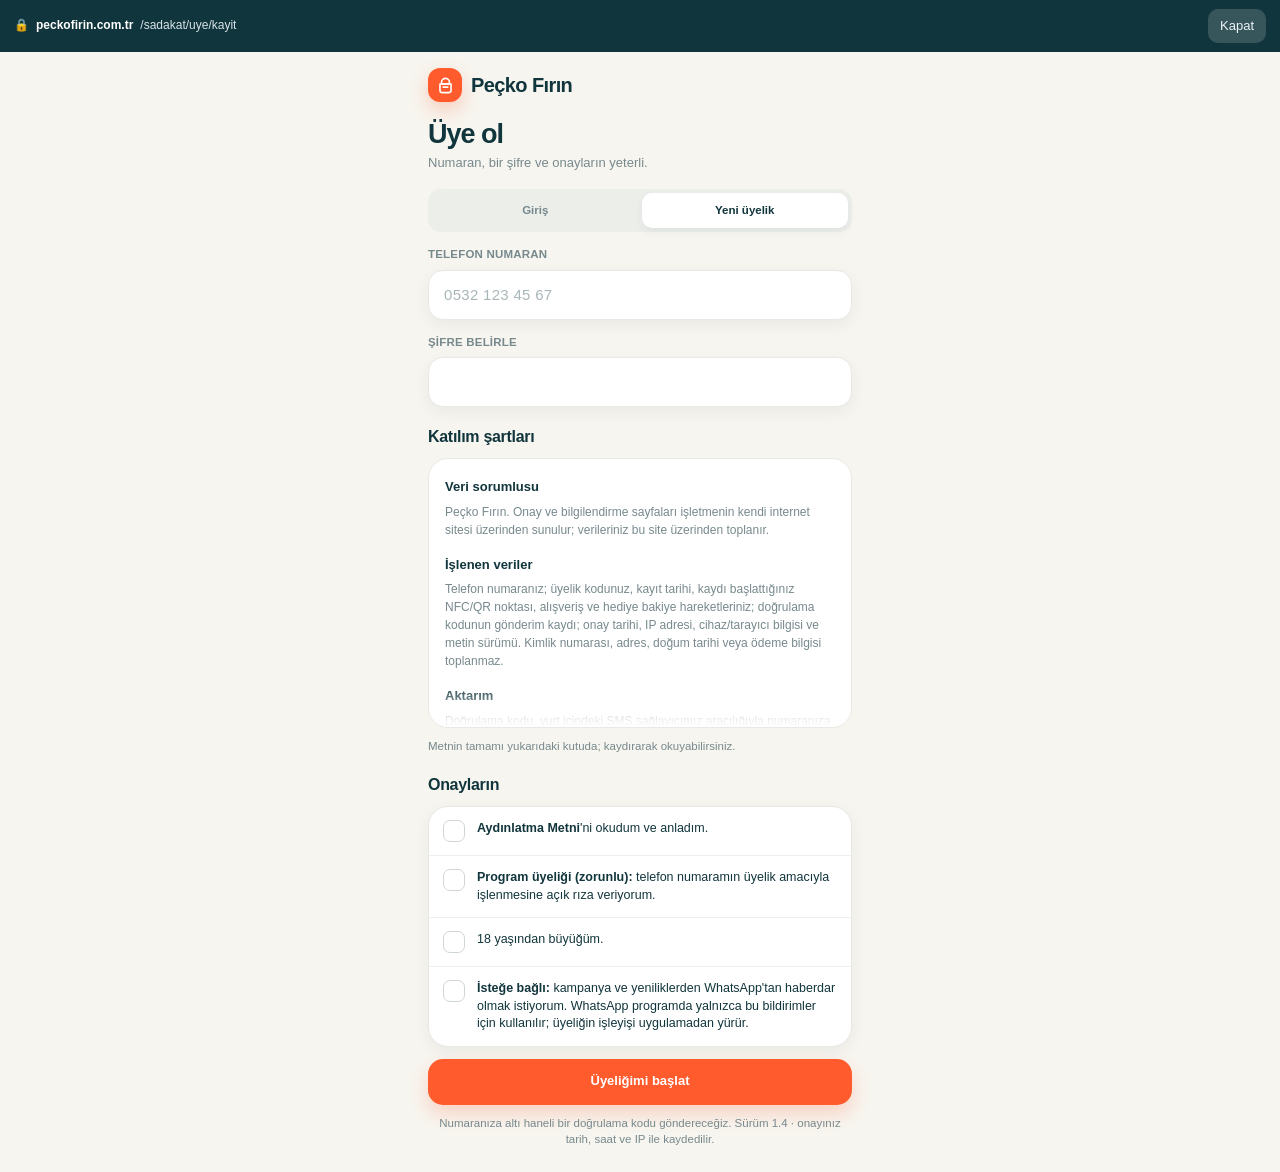
<file: index.html>
<!doctype html>
<html lang="tr">
<head>
<meta charset="utf-8">
<meta name="viewport" content="width=device-width, initial-scale=1, viewport-fit=cover">
<meta name="robots" content="noindex, nofollow">
<meta name="theme-color" content="#11353C">
<link rel="icon" href="simge.svg" type="image/svg+xml">
<title>Peçko Fırın · Sadakat</title>
<link rel="stylesheet" href="uygulama.css">
<link rel="stylesheet" href="giris.css">
</head>
<body class="acilis">
<!-- NFC etiketi bu adresi açar. Betik hemen doğru ekrana gönderir; aşağıdaki
     kart yalnızca betik çalışmazsa görünür, o yüzden elle bir düğmesi var. -->
<main class="acilis-kart">
  <span class="acilis-im" aria-hidden="true"><img src="simge.svg" alt="" width="46" height="46"></span>
  <h1>Peçko Fırın</h1>
  <p>Sadakat programı açılıyor…</p>
  <span class="acilis-donuyor" aria-hidden="true"></span>
  <a class="dugme birincil genis" id="git" href="onay/">Devam et</a>
  <p class="acilis-kucuk">Gerçek kurulumda kasadaki NFC etiketi bu sayfayı açar.
    Bu bir akış provasıdır; gerçek kayıt oluşmaz, SMS gönderilmez.</p>
</main>
<script src="ortak.js"></script>
<script>
(function () {
  // v2: etiket ara ekran açmaz. İlk kez gelen kayıt akışına, oturumu açık
  // olan doğrudan kartına düşer; tanıtımı bitirmemiş olan tanıtıma.
  var P = window.PECKO;
  var q = new URLSearchParams(location.search);
  var token = (q.get('nokta') || 'KASA1').toUpperCase().replace(/[^A-Z0-9-]/g, '').slice(0, 20) || 'KASA1';
  var s = P.load();
  s.token = token;
  P.save(s);
  var hedef = (s.status === 'active' && s.code && s.oturum !== false)
    ? (s.onboarded ? 'puan/' : 'tanitim/')
    : 'onay/?nokta=' + encodeURIComponent(token);
  document.getElementById('git').setAttribute('href', hedef);
  location.replace(hedef);
})();
</script>
</body>
</html>
</file>
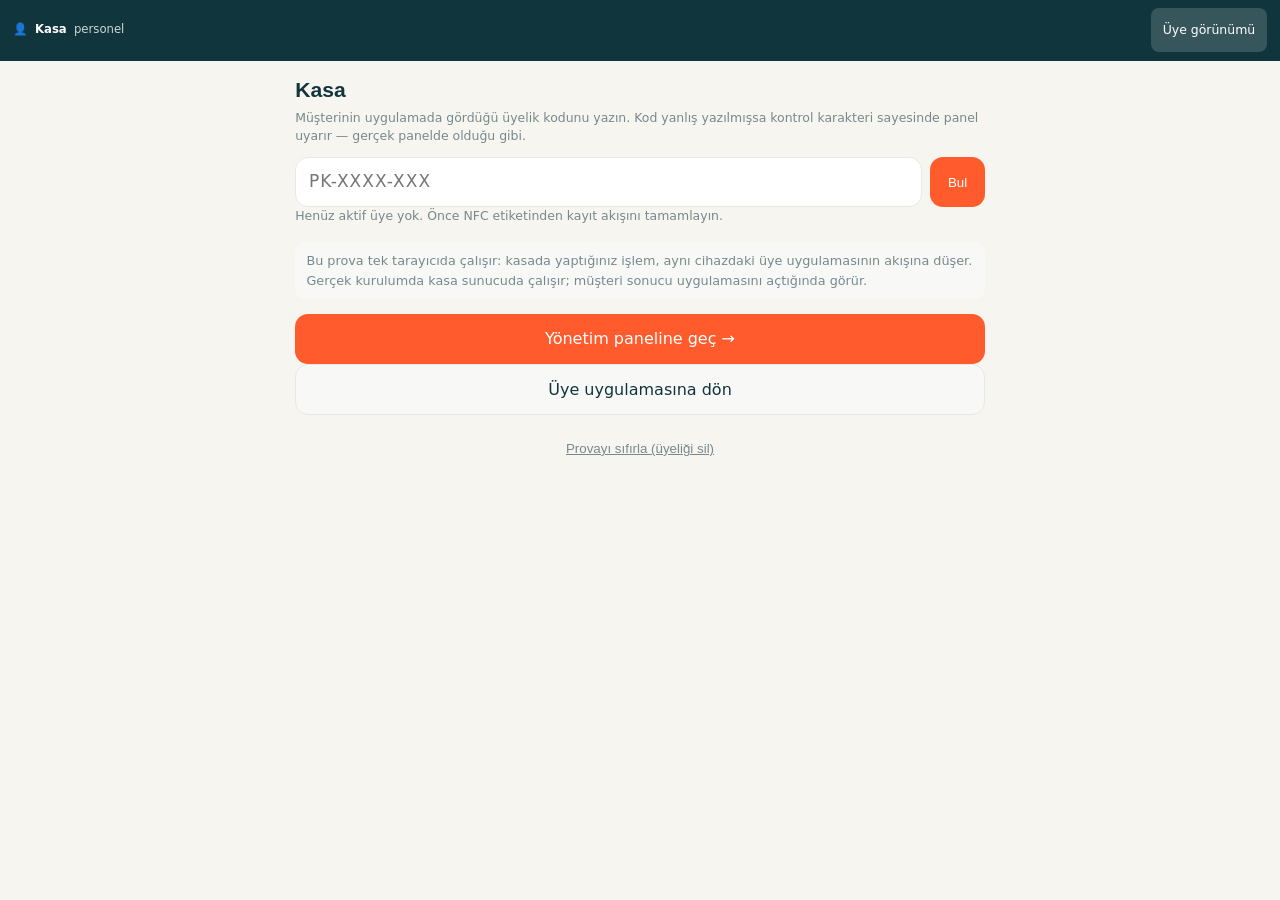
<file: kasa/index.html>
<!doctype html>
<html lang="tr">
<head>
<meta charset="utf-8">
<meta name="viewport" content="width=device-width, initial-scale=1, viewport-fit=cover">
<meta name="robots" content="noindex, nofollow">
<meta name="theme-color" content="#11353C">
<link rel="icon" href="../simge.svg" type="image/svg+xml">
<title>Kasa · Peçko Fırın</title>
<link rel="stylesheet" href="../marka.css">
<link rel="stylesheet" href="../ortak.css">
<style>
.urlbar.staff{background:var(--cocoa)}
.codein{display:flex;gap:.5rem}
.codein input{flex:1;padding:.7rem .8rem;border:1px solid var(--line);border-radius:var(--radius);font:inherit;
  font-size:17px;min-height:50px;letter-spacing:.06em;text-transform:uppercase;background:var(--card);color:var(--ink)}
.codein .btn{width:auto;flex:0 0 auto;padding:.7rem 1.1rem}
.tutar{display:grid;gap:.5rem;margin-top:.8rem}
.tutar label{font-size:.82rem;font-weight:600;color:var(--cocoa)}
/* Yalnızca tutar alanı: seçim kutusuna uygularsa kutu tüm satırı kaplar. */
.tutar input[type=number]{width:100%;padding:.7rem .8rem;border:1px solid var(--line);border-radius:var(--radius);
  font:inherit;font-size:17px;min-height:50px;background:var(--card);color:var(--ink);text-align:right;
  font-variant-numeric:tabular-nums}
/* Bakiye kutusu kasadaki en kritik bilgi: ne kadarı kullanılabilir. */
.bkutu{border:1px solid var(--line);border-radius:var(--radius);padding:.75rem .8rem;background:var(--card);
  margin-top:.7rem}
.bkutu .buyuk{font-size:1.5rem;font-weight:800;color:var(--cocoa);font-variant-numeric:tabular-nums}
.bkutu .satir{display:flex;align-items:baseline;gap:.5rem;font-size:.84rem;color:var(--muted)}
.bkutu .satir b{margin-left:auto;color:var(--ink);font-variant-numeric:tabular-nums}
.bkutu.yok{opacity:.55}
.sayac{display:flex;gap:.25rem;margin:.55rem 0 .2rem}
.sayac i{flex:1;height:9px;border-radius:999px;background:var(--line);font-style:normal}
.sayac i.on{background:var(--brand)}
.ust-bilgi{margin:.1rem 0 0}
</style>
</head>
<body>
<div class="app">
  <header class="urlbar staff">👤 <b>Kasa</b><span>personel</span><a href="../puan/">Üye görünümü</a></header>
  <div class="body"><div class="pad">
    <h1>Kasa</h1>
    <p class="muted small">Müşterinin uygulamada gördüğü üyelik kodunu yazın. Kod yanlış yazılmışsa kontrol
      karakteri sayesinde panel uyarır — gerçek panelde olduğu gibi.</p>

    <form class="codein" id="lookup">
      <input id="kod" placeholder="PK-XXXX-XXX" autocapitalize="characters" autocomplete="off" spellcheck="false">
      <button class="btn btn-primary" type="submit">Bul</button>
    </form>
    <p class="err" id="err" hidden></p>
    <p class="small muted" id="hint"></p>

    <section class="panel" id="card" hidden>
      <div class="kv">
        <span>Üye <b id="c-code">—</b></span>
        <span>Telefon <b id="c-tel">—</b></span>
      </div>

      <div class="sayac" id="c-sayac" aria-hidden="true"></div>
      <p class="small muted ust-bilgi">Alışveriş <b id="c-tur">0/10</b> ·
        bu turda <b id="c-turnet">0,00 TL</b><span id="c-tahmin"></span></p>

      <div class="bkutu" id="c-bkutu">
        <div class="satir">Hediye bakiye <b id="c-bakiye">0,00 TL</b></div>
        <div class="satir" id="c-skt-satir" hidden>Son kullanma <b id="c-skt">—</b></div>
        <div class="satir" id="c-kullanim-satir" hidden>Bu fişte kullanılabilir <b id="c-kullanim">0,00 TL</b></div>
      </div>

      <form class="tutar" id="satis">
        <label for="tutar">Alışveriş tutarı (TL)</label>
        <input id="tutar" type="number" inputmode="decimal" min="0" step="0.01" placeholder="0,00">
        <label class="check" id="bakiye-kutu" hidden>
          <input type="checkbox" id="bakiye-kullan">
          <span id="bakiye-etiket">Hediye bakiyeden düş</span>
        </label>
        <button class="btn btn-primary" type="submit">Alışverişi kaydet</button>
      </form>

      <div class="row">
        <button class="btn btn-sec" id="b-iade">İade işle</button>
      </div>
      <p class="ok" id="ok" hidden></p>
      <p class="small muted" id="dogrulama"></p>
    </section>

    <div class="note" style="margin-top:1rem">
      Bu prova tek tarayıcıda çalışır: kasada yaptığınız işlem, aynı cihazdaki üye uygulamasının akışına düşer.
      Gerçek kurulumda kasa sunucuda çalışır; müşteri sonucu uygulamasını açtığında görür.
    </div>
    <a class="btn btn-primary" href="../panel/">Yönetim paneline geç →</a>
    <a class="btn btn-sec" href="../puan/">Üye uygulamasına dön</a>
    <button class="btn btn-ghost" id="reset" type="button">Provayı sıfırla (üyeliği sil)</button>
  </div></div>
</div>

<script src="../ortak.js"></script>
<script>
(function () {
  var P = window.PECKO, S = P.load();
  var err = document.getElementById('err'), ok = document.getElementById('ok');
  var card = document.getElementById('card'), hint = document.getElementById('hint');

  hint.textContent = S.status === 'active'
    ? 'Şu an kayıtlı üye: ' + S.code
    : 'Henüz aktif üye yok. Önce NFC etiketinden kayıt akışını tamamlayın.';

  function show(msg) { ok.textContent = msg; ok.hidden = false; err.hidden = true; }
  function fail(msg) { err.textContent = msg; err.hidden = false; ok.hidden = true; card.hidden = true; }

  function paint() {
    card.hidden = false;
    var tur = P.turDurumu(S), bakiye = P.aktifBakiye(S), ilk = P.ilkSonKullanma(S);
    document.getElementById('c-code').textContent = S.code;
    document.getElementById('c-tel').textContent = S.phone ? P.telMaske(S.phone) : '—';

    // Tur sayacı: 10 kutucuk, dolu olanlar tamamlanan alışverişler.
    var kutular = '';
    for (var i = 0; i < tur.uzunluk; i++) kutular += '<i class="' + (i < tur.alisveris ? 'on' : '') + '"></i>';
    document.getElementById('c-sayac').innerHTML = kutular;
    document.getElementById('c-tur').textContent = tur.alisveris + '/' + tur.uzunluk;
    document.getElementById('c-turnet').textContent = P.tlk(tur.netKurus);
    document.getElementById('c-tahmin').innerHTML = tur.alisveris
      ? ' · şimdi tamamlansa <b>' + P.tlk(tur.tahminiBakiyeKurus) + '</b> bakiye'
      : '';

    document.getElementById('c-bakiye').textContent = P.tlk(bakiye);
    document.getElementById('c-bkutu').classList.toggle('yok', !bakiye);
    var sktSatir = document.getElementById('c-skt-satir');
    sktSatir.hidden = !ilk;
    if (ilk) document.getElementById('c-skt').textContent = P.gunAdi(P.gunKodu(ilk.sonKullanmaTs));

    // Kimlik doğrulaması numaranın son iki hanesiyle yapılıyor; numara yoksa
    // uydurma bir hane göstermek personeli yanlış yönlendirir.
    var son2 = S.phone ? String(S.phone).slice(-2) : null;
    document.getElementById('dogrulama').innerHTML = son2
      ? 'Ödeme alırken müşteriden numarasının son iki hanesini isteyin: <b>' + P.esc(son2) + '</b>.'
      : '';
    tutarDegisti();
  }

  // Tutar değiştikçe kullanılabilir bakiye yeniden hesaplanır: tavan brüt
  // tutarın %25'i olduğu için personel ne kadar düşebileceğini anında görür.
  function tutarDegisti() {
    var brut = P.kurus(document.getElementById('tutar').value);
    var kullanilabilir = P.kullanilabilir(S, brut);
    var satir = document.getElementById('c-kullanim-satir');
    var kutu = document.getElementById('bakiye-kutu');
    satir.hidden = !(brut > 0 && P.aktifBakiye(S) > 0);
    document.getElementById('c-kullanim').textContent = P.tlk(kullanilabilir);
    kutu.hidden = !kullanilabilir;
    document.getElementById('bakiye-etiket').textContent =
      'Hediye bakiyeden ' + P.tlk(kullanilabilir) + ' düş (tavan: tutarın %' +
      Math.round(P.CUZDAN.tavanOrani * 100) + "'i)";
    if (!kullanilabilir) document.getElementById('bakiye-kullan').checked = false;
  }
  document.getElementById('tutar').addEventListener('input', tutarDegisti);

  document.getElementById('lookup').addEventListener('submit', function (e) {
    e.preventDefault();
    var raw = document.getElementById('kod').value;
    var code = P.normalizeCode(raw);
    S = P.load();
    if (!code) { fail('Kod hatalı yazılmış görünüyor (kontrol karakteri uyuşmuyor). Müşteriden kodu tekrar isteyin.'); return; }
    if (S.status !== 'active' || S.code !== code) { fail('Bu koda ait aktif bir üye bulunamadı.'); return; }
    err.hidden = true; ok.hidden = true;
    paint();
  });

  /* --- alışveriş kaydı --- */
  document.getElementById('satis').addEventListener('submit', function (e) {
    e.preventDefault();
    S = P.load();
    var brut = P.kurus(document.getElementById('tutar').value);
    if (!brut) { fail('Alışveriş tutarını yazın.'); return; }
    var kullan = document.getElementById('bakiye-kullan').checked ? P.kullanilabilir(S, brut) : 0;

    var r = P.alisverisEkle(S, { brutKurus: brut, bakiyeKurus: kullan, kaynak: 'kasa' });
    // İkinci sürümde müşteriye mesaj gitmiyor: sonucu uygulamasını açtığında
    // görüyor. Kasanın işi bu yüzden uygulamanın akışına yazmakla bitiyor.
    P.event(S, 'Alışveriş ' + P.tlk(brut) + (kullan ? ' (bakiye ' + P.tlk(kullan) + ')' : '') +
      (r.sayildi ? ' · ' + r.tur.alisveris + '/' + r.tur.uzunluk : ' · aynı güne eklendi'), 'alisveris', 0);
    P.audit(S, 'alisveris.kaydedildi', P.tlk(brut) + (kullan ? ' · bakiye ' + P.tlk(kullan) : '') + ' · ' + S.code);

    if (r.parti) {
      var g = S.cuzdan.gecmisTurlar[0];
      P.event(S, 'Tur ' + g.no + ' tamamlandı · ' + P.tlk(g.bakiyeKurus) + ' hediye bakiye tanımlandı', 'odul', 0);
      P.audit(S, 'tur.tamamlandi', 'tur ' + g.no + ' · ' + P.tlk(g.netKurus) + ' → ' + P.tlk(g.bakiyeKurus));
    }
    P.save(S);
    S = P.load();
    document.getElementById('tutar').value = '';
    document.getElementById('bakiye-kullan').checked = false;
    paint();
    show(P.tlk(brut) + ' kaydedildi' + (kullan ? ', bakiyeden ' + P.tlk(kullan) + ' düşüldü' : '') + '.' +
      (r.parti ? ' 🎉 Tur tamamlandı: ' + P.tlk(r.parti.tutar) + ' hediye bakiye tanımlandı.' : ''));
  });

  /* --- iade --- */
  document.getElementById('b-iade').addEventListener('click', function () {
    S = P.load();
    var girilen = prompt('İade tutarı (TL). Bugünkü alışverişten düşülür:', '');
    if (girilen === null) return;
    var kurus = P.kurus(girilen);
    if (!kurus) { fail('Geçerli bir iade tutarı yazın.'); return; }
    var r = P.iadeEkle(S, { tutarKurus: kurus });
    if (!r.ok) { fail(r.sebep); return; }
    P.event(S, 'İade -' + P.tlk(r.dusulen) + (r.sayimDustu ? ' · alışveriş sayısı düştü' : '') +
      (r.bakiyeKesinti ? ' · bakiyeden ' + P.tlk(r.bakiyeKesinti) + ' geri alındı' : ''), 'iade', 0);
    P.audit(S, 'iade.islendi', P.tlk(r.dusulen) + ' · ' + S.code);
    P.save(S); S = P.load(); paint();
    show(P.tlk(r.dusulen) + ' iade işlendi.' + (r.sayimDustu ? ' Gün alt sınırın altına indiği için alışveriş sayısı bir azaldı.' : '') +
      (r.bakiyeKesinti ? ' Kazanılmış bakiyeden ' + P.tlk(r.bakiyeKesinti) + ' düşüldü.' : ''));
  });

  document.getElementById('reset').addEventListener('click', function () {
    P.reset();
    location.href = '../?nokta=KASA1';
  });

  if (S.status === 'active') { document.getElementById('kod').value = S.code; }
})();
</script>
</body>
</html>
</file>
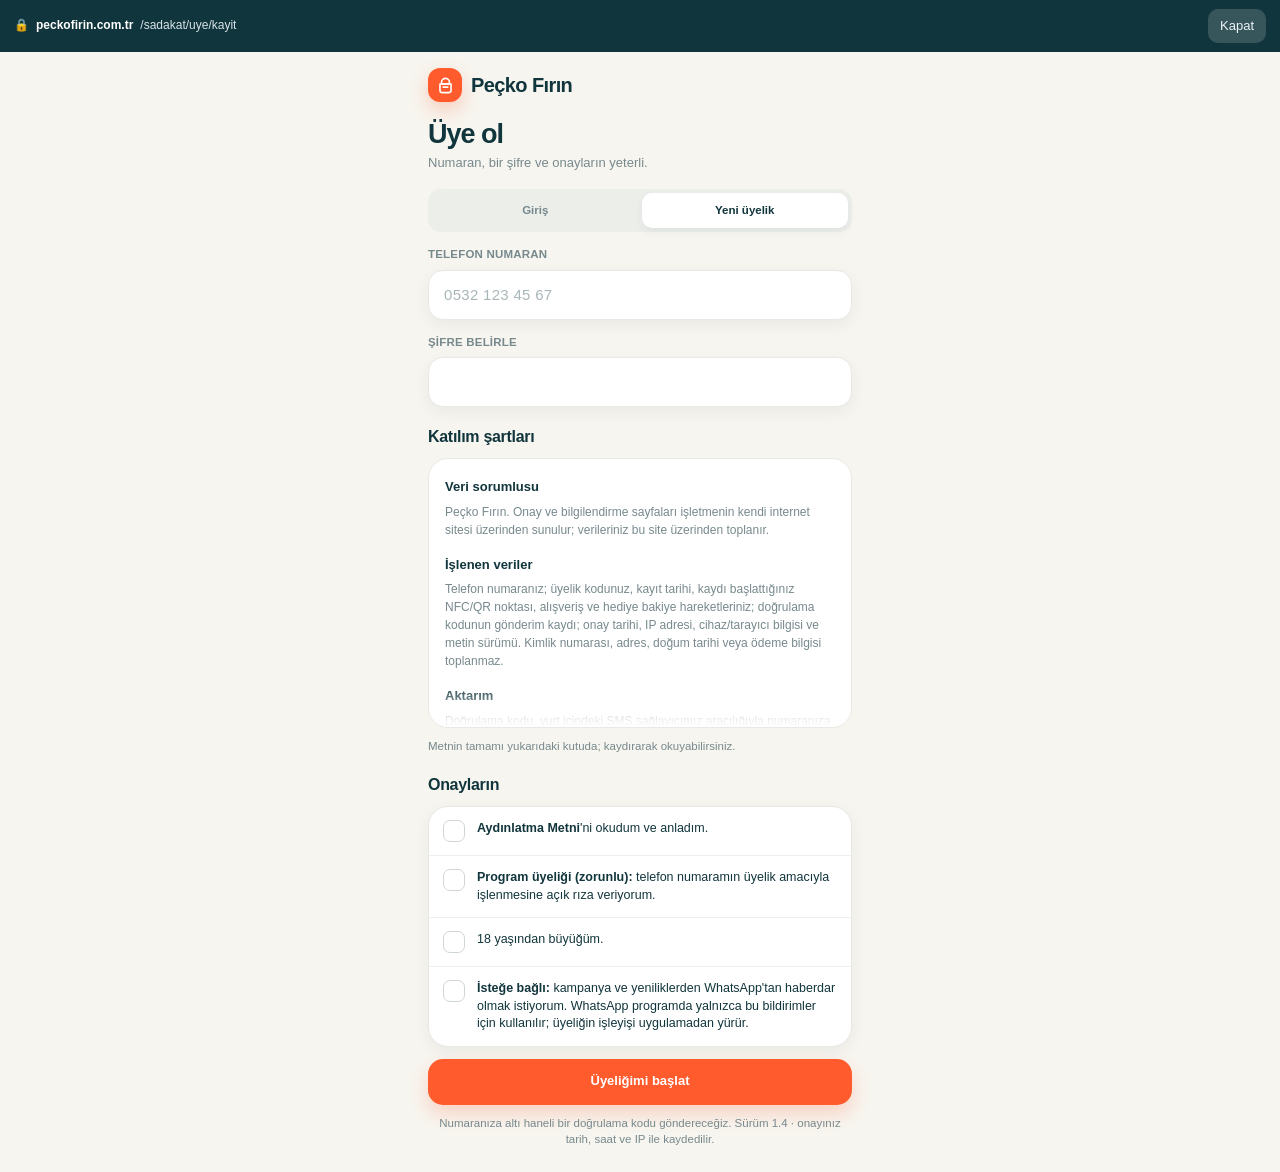
<file: onay/index.html>
<!doctype html>
<html lang="tr">
<head>
<meta charset="utf-8">
<meta name="viewport" content="width=device-width, initial-scale=1, viewport-fit=cover">
<meta name="robots" content="noindex, nofollow">
<meta name="theme-color" content="#F7F5EF">
<link rel="icon" href="../simge.svg" type="image/svg+xml">
<title>Üye ol · Peçko Fırın</title>
<link rel="stylesheet" href="../uygulama.css">
</head>
<body>
<header class="urlbar">🔒 <b>peckofirin.com.tr</b><span id="path">/sadakat/uye/kayit</span><a href="../">Kapat</a></header>

<div class="uygulama dar">
  <header class="ust">
    <div class="marka-cubugu"><p class="marka"><span class="im" id="marka-im"></span>Peçko Fırın</p></div>
    <h1 id="baslik">Üye ol</h1>
    <p class="alt" id="alt">Numaran, bir şifre ve onayların yeterli.</p>
  </header>
  <main>

    <!-- 1. kayıt formu -->
    <section id="form-bolum">
      <div class="secim">
        <a href="../puan/#giris">Giriş</a>
        <a class="acik" href="#">Yeni üyelik</a>
      </div>
      <div class="uyari hata" id="hata" role="alert" hidden></div>

      <form id="kayit">
        <div>
          <label class="alan">
            <span>TELEFON NUMARAN</span>
            <input type="tel" id="tel" inputmode="tel" autocomplete="tel" placeholder="0532 123 45 67" maxlength="20">
          </label>
          <label class="alan">
            <span>ŞİFRE BELİRLE</span>
            <input type="password" id="sifre" autocomplete="new-password">
          </label>
        </div>

        <section>
          <div class="bolum-basi"><h2>Katılım şartları</h2></div>
          <div class="yasal-sarmal"><div class="yasal-kutu"><h3>Veri sorumlusu</h3>
        <p>Peçko Fırın. Onay ve bilgilendirme sayfaları işletmenin kendi internet sitesi üzerinden sunulur;
          verileriniz bu site üzerinden toplanır.</p>
        <h3>İşlenen veriler</h3>
        <p>Telefon numaranız; üyelik kodunuz, kayıt tarihi, kaydı başlattığınız NFC/QR noktası, alışveriş ve
          hediye bakiye hareketleriniz; doğrulama kodunun gönderim kaydı; onay tarihi, IP adresi, cihaz/tarayıcı
          bilgisi ve metin sürümü. Kimlik numarası, adres, doğum tarihi veya ödeme bilgisi toplanmaz.</p>
        <h3>Aktarım</h3>
        <p>Doğrulama kodu, yurt içindeki SMS sağlayıcımız aracılığıyla numaranıza gönderilir. Kampanya izni
          verirseniz — yalnızca o durumda — kampanya mesajları WhatsApp üzerinden iletilir ve numaranız bu amaçla
          Meta Platforms'un yurt dışındaki sunucularından geçer (KVKK m.9). Ticari elektronik ileti izniniz veya
          bu izni geri almanız mevzuat gereği İleti Yönetim Sistemi'ne (İYS) kaydedilir.</p>
        <h3>Saklama</h3>
        <p>Doğrulama kodunu girmeyen başvurular kısa süre içinde silinir; üyelik oluşmaz. Son işleminizden
          itibaren 2 yıl işlem yapılmazsa üyeliğiniz sona erer ve verileriniz silinir veya anonim hale
          getirilir.</p>
        <h3 id="haklar">Haklarınız</h3>
        <p>Kampanya iznini uygulamanın <b>Hesabım</b> ekranından istediğiniz zaman açıp kapatabilirsiniz.
          Hakkınızda tutulan verilerin dökümünü istemek, düzeltilmesini ya da üyeliğinizin tamamen silinmesini
          talep etmek için kasadaki personele başvurabilir veya aydınlatma metninde yer alan iletişim adresine
          yazabilirsiniz. KVKK m.11 kapsamındaki başvurularınız en geç 30 gün içinde ücretsiz
          sonuçlandırılır.</p>
        <p class="muted">Bu prova sayfasında metin özetlenmiştir; yayına alınacak sürümde tam metin yer alır.</p></div></div>
          <p class="dipnot">Metnin tamamı yukarıdaki kutuda; kaydırarak okuyabilirsiniz.</p>
        </section>

        <section>
          <div class="bolum-basi"><h2>Onayların</h2></div>
          <div class="ayarlar">
            <label class="onay"><input type="checkbox" id="okudum">
              <span><strong>Aydınlatma Metni</strong>'ni okudum ve anladım.</span></label>
            <label class="onay"><input type="checkbox" id="riza">
              <span><strong>Program üyeliği (zorunlu):</strong> telefon numaramın üyelik amacıyla
                işlenmesine açık rıza veriyorum.</span></label>
            <label class="onay"><input type="checkbox" id="yas">
              <span>18 yaşından büyüğüm.</span></label>
            <label class="onay"><input type="checkbox" id="pazarlama">
              <span><strong>İsteğe bağlı:</strong> kampanya ve yeniliklerden WhatsApp'tan haberdar olmak
                istiyorum. WhatsApp programda yalnızca bu bildirimler için kullanılır; üyeliğin işleyişi
                uygulamadan yürür.</span></label>
          </div>
        </section>

        <button class="dugme birincil genis" type="submit">Üyeliğimi başlat</button>
        <p class="dipnot merkez">Numaranıza altı haneli bir doğrulama kodu göndereceğiz.
          Sürüm 1.4 · onayınız tarih, saat ve IP ile kaydedilir.</p>
      </form>
    </section>

    <!-- 2. SMS kodu -->
    <section id="kod-bolum" hidden>
      <div class="uyari hata" id="kod-hata" role="alert" hidden></div>
      <div class="uyari bilgi" id="kod-bilgi" hidden></div>

      <form id="dogrula">
        <label class="alan kod-giris">
          <span>DOĞRULAMA KODU</span>
          <input type="text" id="kod" inputmode="numeric" autocomplete="one-time-code"
            maxlength="6" pattern="[0-9]*" spellcheck="false">
        </label>
        <button class="dugme birincil genis" type="submit">Doğrula</button>
      </form>
      <button class="dugme hayalet genis" id="yenile" type="button">Kod gelmedi, yeniden gönder</button>

      <div class="kart" style="margin-top:22px">
        <p class="dipnot" style="margin:0"><strong>Bu bir provadır:</strong> gerçek SMS gitmez.
          Gönderilen kod: <strong id="prova-kod" style="font-size:16px;letter-spacing:.08em"></strong></p>
      </div>

      <p class="dipnot merkez">Kod 15 dakika geçerlidir. Numarayı yanlış yazdıysanız
        <a href="#" id="geri">geri dönüp</a> düzeltebilirsiniz.</p>
    </section>

  </main>
</div>

<script src="../ortak.js"></script>
<script src="../simgeler.js"></script>
<script src="kayit.js"></script>
</body>
</html>
</file>
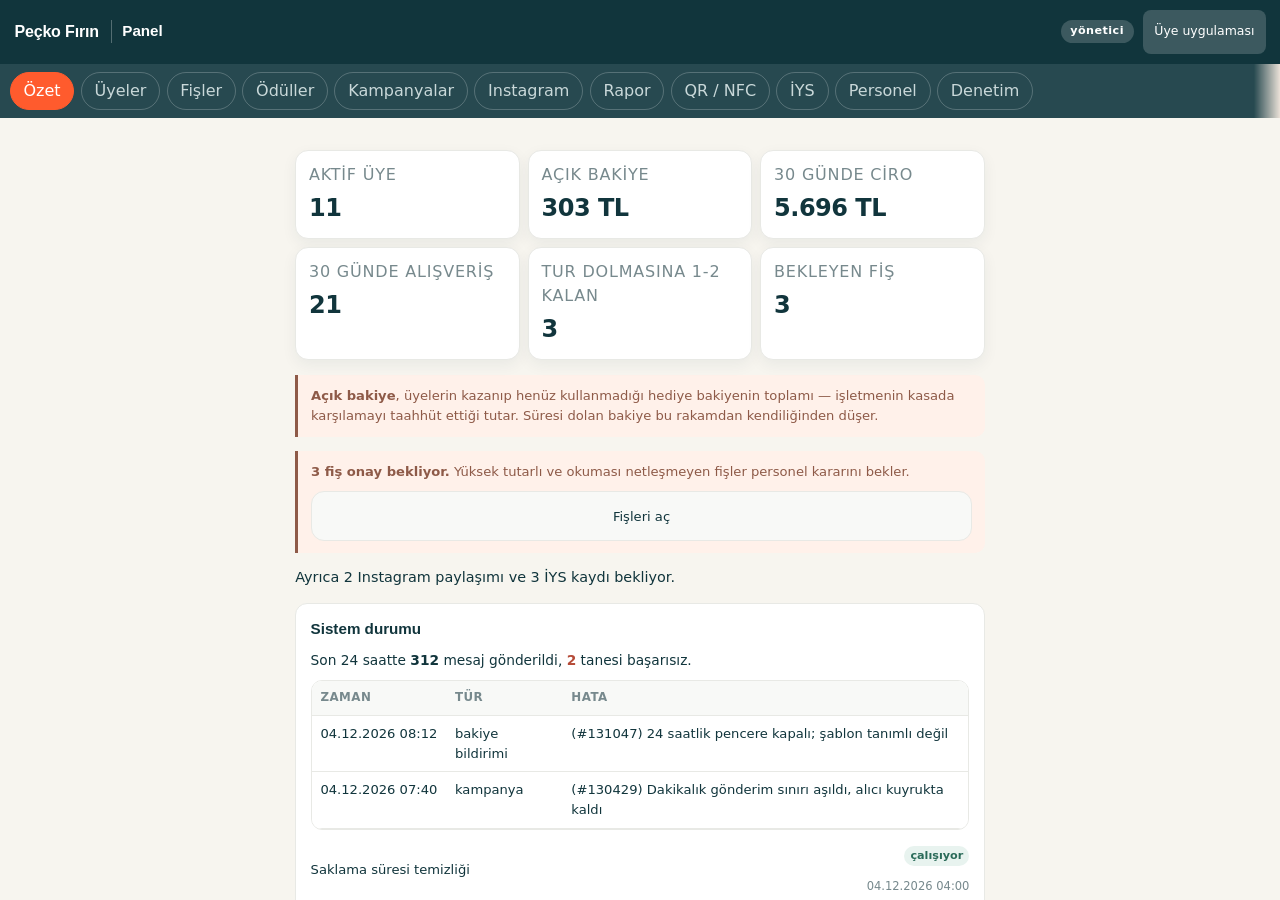
<file: panel/index.html>
<!doctype html>
<html lang="tr">
<head>
<meta charset="utf-8">
<meta name="viewport" content="width=device-width, initial-scale=1, viewport-fit=cover">
<meta name="robots" content="noindex, nofollow">
<meta name="theme-color" content="#4A2C2A">
<link rel="icon" href="data:image/svg+xml,%3Csvg xmlns='http://www.w3.org/2000/svg' viewBox='0 0 100 100'%3E%3Ctext y='.9em' font-size='90'%3E%F0%9F%8E%82%3C/text%3E%3C/svg%3E">
<title>Panel · Peçko paneli</title>
<link rel="stylesheet" href="../marka.css">
<link rel="stylesheet" href="../ortak.css">
<link rel="stylesheet" href="panel.css">
</head>
<body>
<script src="../ortak.js"></script>
<script src="panel.js"></script>
<script>PANEL.init('');</script>
</body>
</html>
</file>
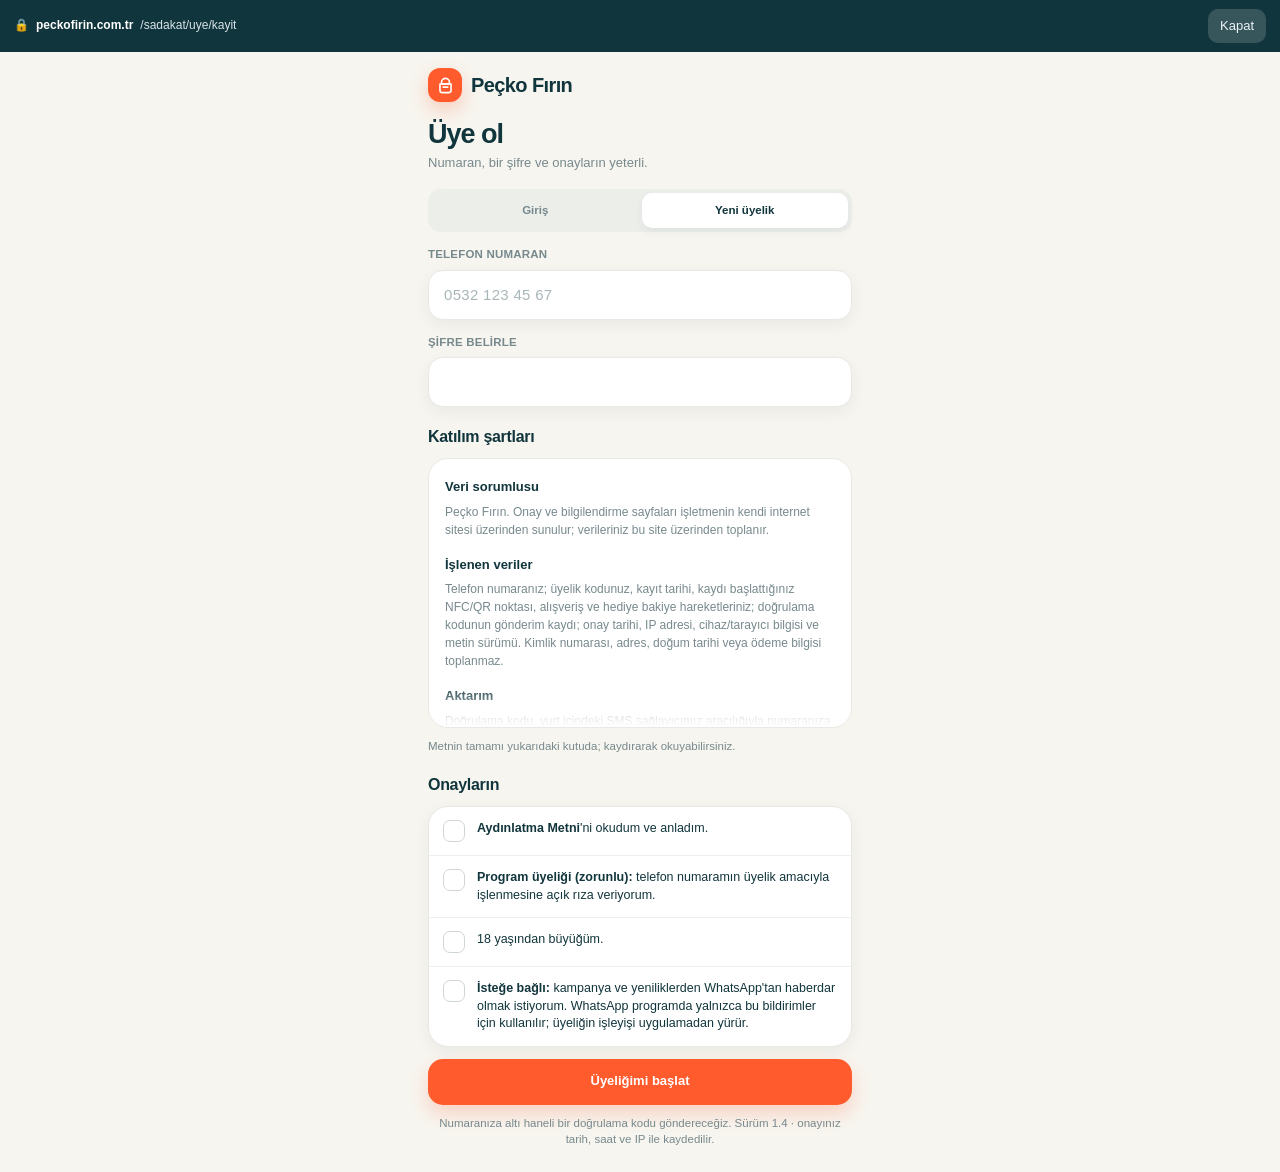
<file: puan/index.html>
<!doctype html>
<html lang="tr">
<head>
<meta charset="utf-8">
<meta name="viewport" content="width=device-width, initial-scale=1, viewport-fit=cover">
<meta name="robots" content="noindex, nofollow">
<meta name="theme-color" content="#F7F5EF">
<link rel="icon" href="../simge.svg" type="image/svg+xml">
<title>Üyeliğim · Peçko Fırın</title>
<link rel="stylesheet" href="../uygulama.css">
</head>
<body>
<header class="urlbar">🔒 <b>peckofirin.com.tr</b><span id="path">/sadakat/uye</span><a href="../">Kapat</a></header>

<div class="uygulama sekmeli">
  <header class="ust">
    <div class="marka-cubugu">
      <p class="marka"><span class="im" id="marka-im"></span>Peçko Fırın</p>
      <span id="ust-eylem"></span>
    </div>
    <h1 id="baslik">Kartım</h1>
    <p class="alt" id="alt"></p>
  </header>
  <main>

    <!-- giriş -->
    <section id="giris" hidden>
      <div class="secim">
        <a class="acik" href="#">Giriş</a>
        <a href="../onay/?yeni=1">Yeni üyelik</a>
      </div>
      <div class="uyari hata" id="giris-hata" role="alert" hidden></div>
      <div id="sifresiz" hidden>
        <div class="uyari bilgi">Bu cihazdaki üyelik, uygulamanın önceki sürümünden kalmış:
          şifresi yok, bu yüzden giriş yapılamıyor.</div>
        <a class="dugme birincil genis" href="../onay/?yeni=1">Yeni üyelik başlat</a>
      </div>
      <form id="giris-form">
        <label class="alan"><span>TELEFON NUMARAN</span>
          <input type="tel" name="telefon" inputmode="tel" autocomplete="tel" placeholder="0532 123 45 67" maxlength="20"></label>
        <label class="alan"><span>ŞİFREN</span>
          <input type="password" name="sifre" autocomplete="current-password"></label>
        <button class="dugme birincil genis" type="submit">Giriş yap</button>
      </form>
      <p class="dipnot merkez">Girişin, sen çıkana kadar açık kalır.</p>
    </section>

    <section id="s-kart" hidden></section>
    <section id="s-gecmis" hidden></section>
    <section id="s-fis" hidden></section>
    <section id="s-hesap" hidden></section>

  </main>
</div>

<nav class="sekmeler" id="sekmeler" aria-label="Uygulama bölümleri" hidden></nav>

<script src="../ortak.js"></script>
<script src="../simgeler.js"></script>
<script src="uygulama.js"></script>
</body>
</html>
</file>
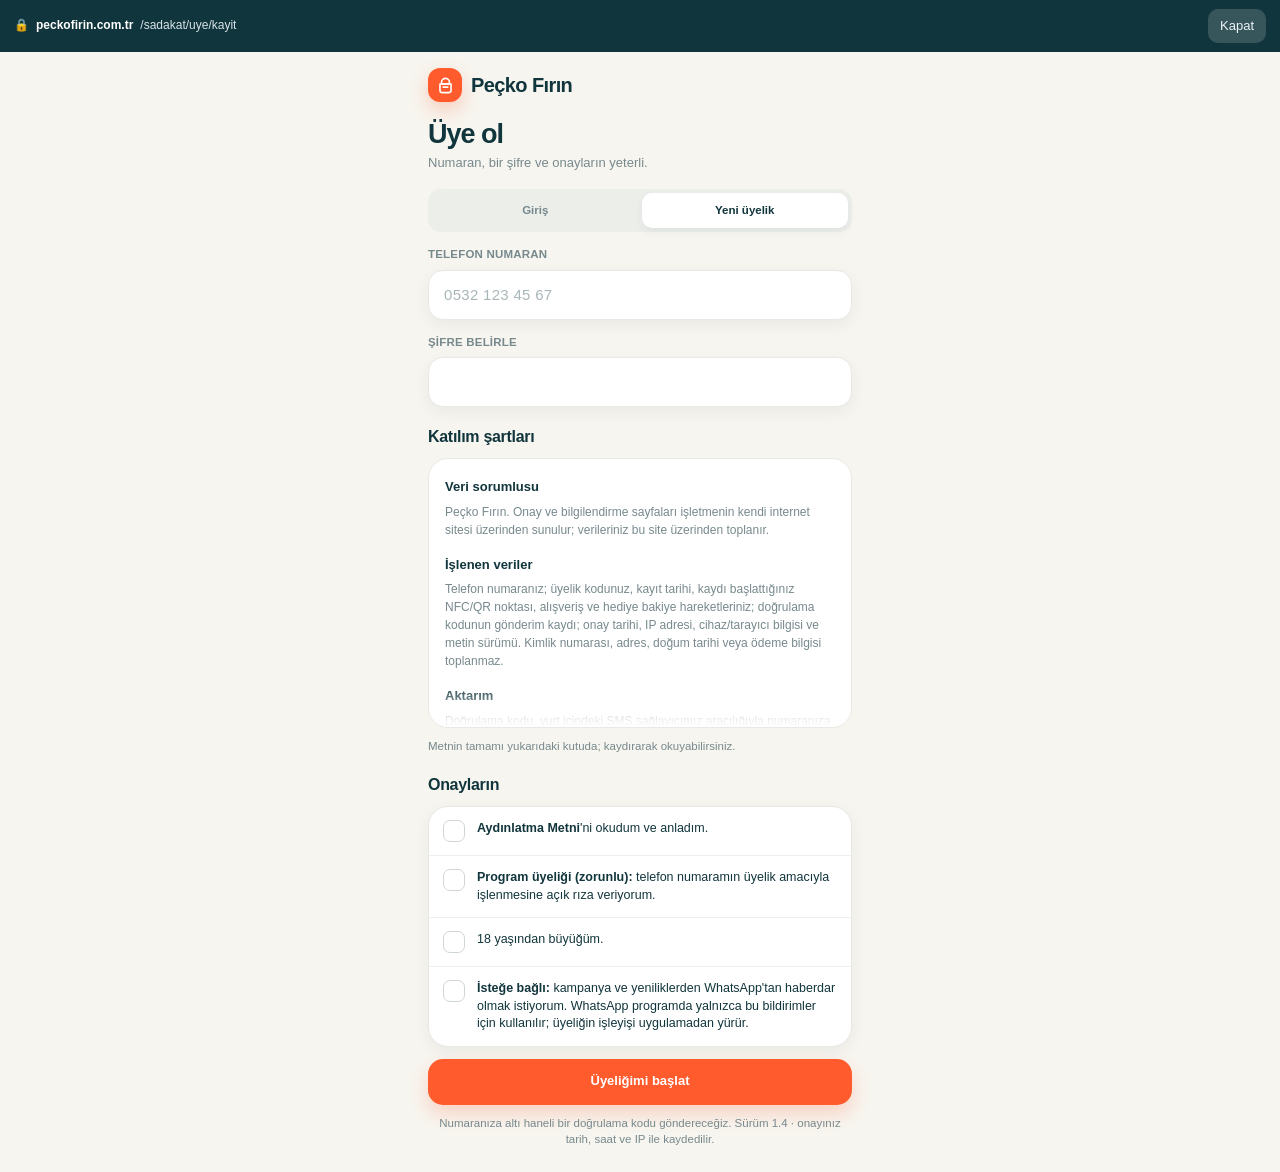
<file: tanitim/index.html>
<!doctype html>
<html lang="tr">
<head>
<meta charset="utf-8">
<meta name="viewport" content="width=device-width, initial-scale=1, viewport-fit=cover">
<meta name="robots" content="noindex, nofollow">
<meta name="theme-color" content="#F7F5EF">
<link rel="icon" href="../simge.svg" type="image/svg+xml">
<title>Peçko Fırın</title>
<link rel="stylesheet" href="../uygulama.css">
</head>
<body>
<header class="urlbar">🔒 <b>peckofirin.com.tr</b><span id="path">/sadakat/uye/tanitim</span><a href="../puan/">Kapat</a></header>

<div class="uygulama dar tanitim">
  <main>
    <div class="tanitim-ilerleme" id="ilerleme" role="img" aria-label="tanıtım adımı"></div>

    <div class="tanitim-govde">
      <div class="tanitim-cizim" id="cizim" aria-hidden="true"></div>
      <h1 id="baslik">—</h1>
      <p class="tanitim-metin" id="metin"></p>
      <p class="tanitim-not" id="not" hidden></p>
      <div class="uye-kart tanitim-kod" id="kod-kart" hidden>
        <label>ÜYELİK KODUN</label>
        <div class="kod" id="kod">—</div>
        <div class="satir"><span class="etiket">Kasada bu kodu söyle</span></div>
      </div>
    </div>

    <div class="tanitim-eylem">
      <button class="dugme birincil genis" id="devam" type="button">Devam</button>
      <button class="dugme hayalet genis" id="gec" type="button">Geç, sonra bakarım</button>
    </div>
  </main>
</div>

<script src="../ortak.js"></script>
<script src="../simgeler.js"></script>
<script src="tanitim.js"></script>
</body>
</html>
</file>
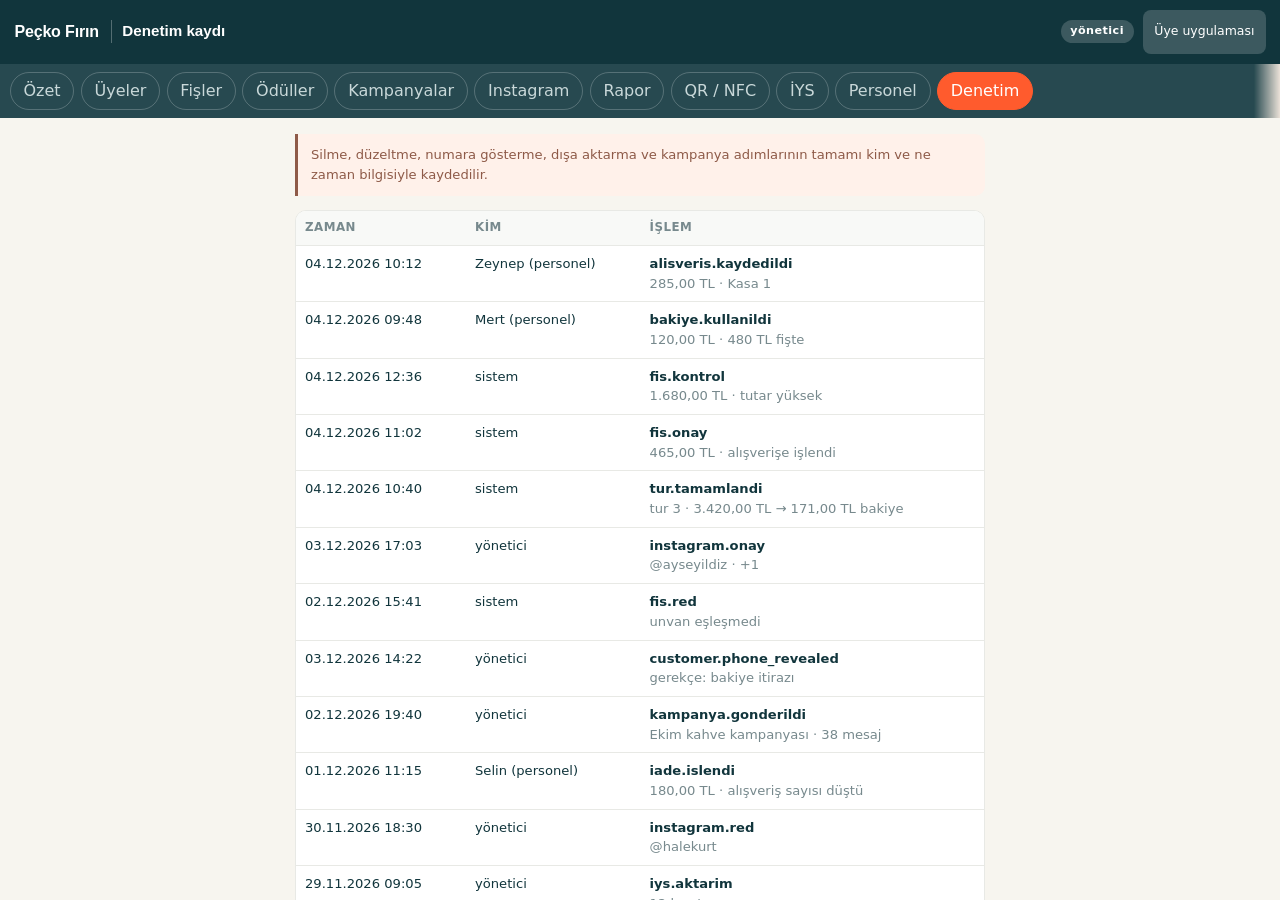
<file: panel/denetim/index.html>
<!doctype html>
<html lang="tr">
<head>
<meta charset="utf-8">
<meta name="viewport" content="width=device-width, initial-scale=1, viewport-fit=cover">
<meta name="robots" content="noindex, nofollow">
<meta name="theme-color" content="#4A2C2A">
<link rel="icon" href="data:image/svg+xml,%3Csvg xmlns='http://www.w3.org/2000/svg' viewBox='0 0 100 100'%3E%3Ctext y='.9em' font-size='90'%3E%F0%9F%8E%82%3C/text%3E%3C/svg%3E">
<title>Denetim · Peçko paneli</title>
<link rel="stylesheet" href="../../marka.css">
<link rel="stylesheet" href="../../ortak.css">
<link rel="stylesheet" href="../panel.css">
</head>
<body>
<script src="../../ortak.js"></script>
<script src="../panel.js"></script>
<script>PANEL.init("denetim");</script>
</body>
</html>
</file>
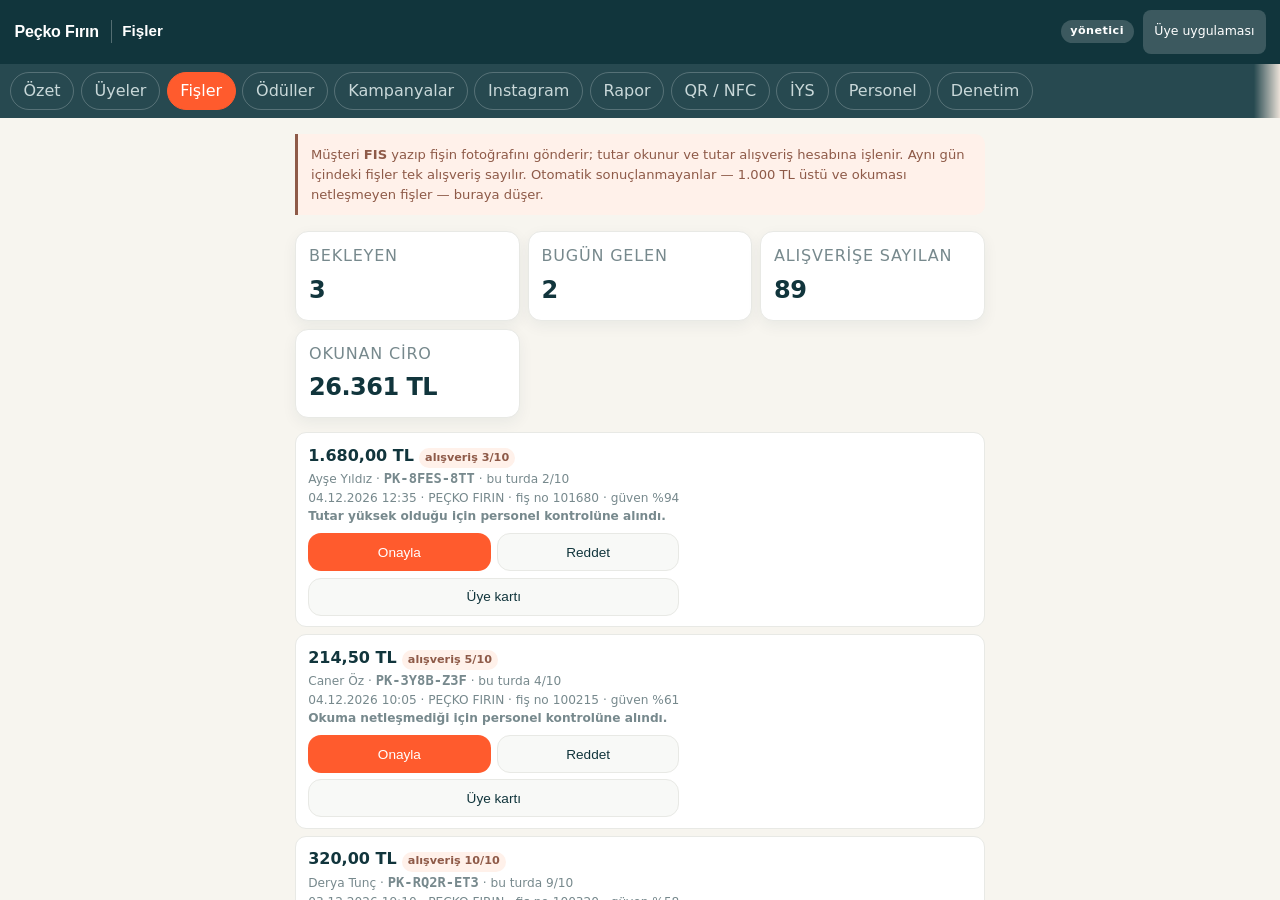
<file: panel/fisler/index.html>
<!doctype html>
<html lang="tr">
<head>
<meta charset="utf-8">
<meta name="viewport" content="width=device-width, initial-scale=1, viewport-fit=cover">
<meta name="robots" content="noindex, nofollow">
<meta name="theme-color" content="#4A2C2A">
<link rel="icon" href="data:image/svg+xml,%3Csvg xmlns='http://www.w3.org/2000/svg' viewBox='0 0 100 100'%3E%3Ctext y='.9em' font-size='90'%3E%F0%9F%8E%82%3C/text%3E%3C/svg%3E">
<title>Fişler · Peçko paneli</title>
<link rel="stylesheet" href="../../marka.css">
<link rel="stylesheet" href="../../ortak.css">
<link rel="stylesheet" href="../panel.css">
</head>
<body>
<script src="../../ortak.js"></script>
<script src="../panel.js"></script>
<script>PANEL.init("fisler");</script>
</body>
</html>
</file>
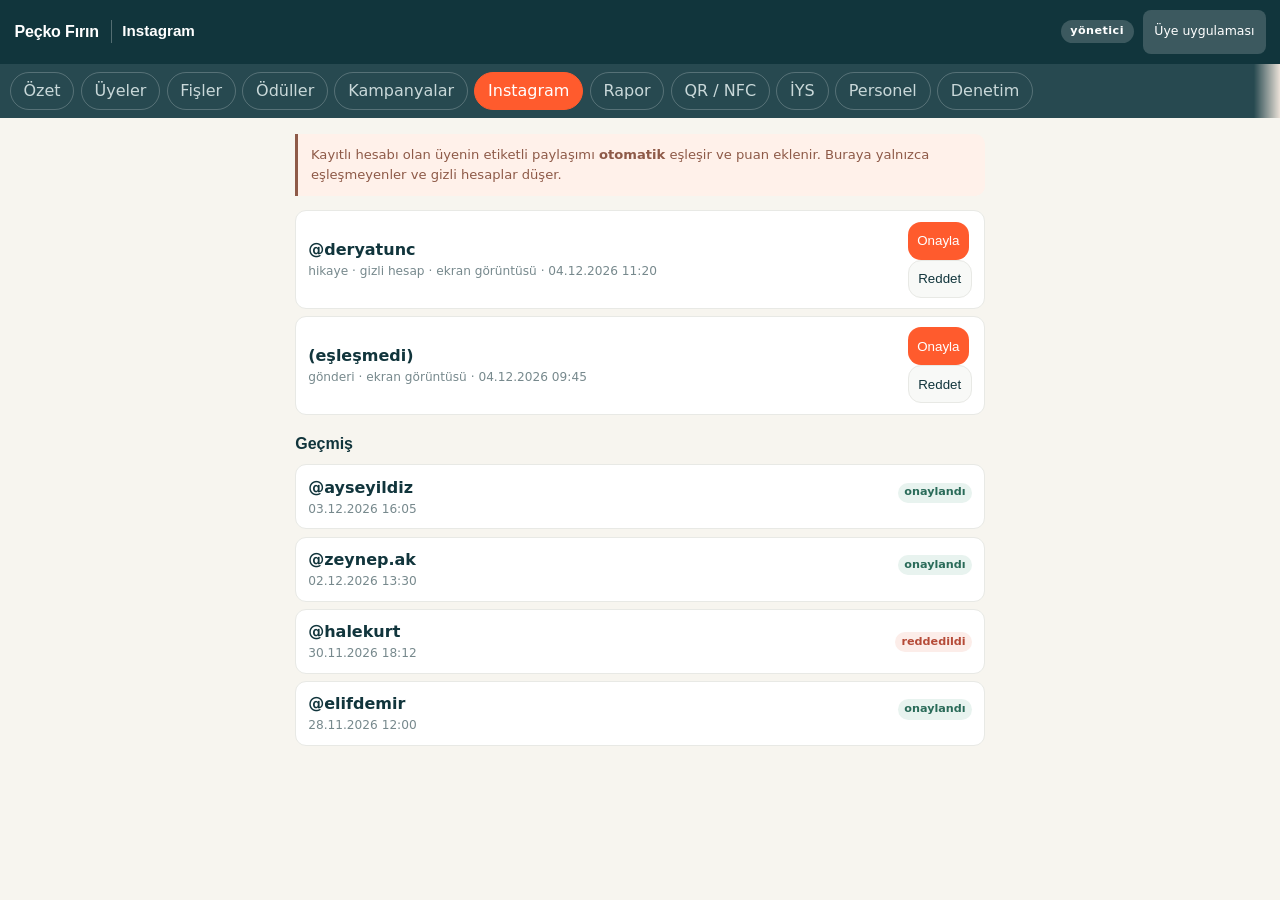
<file: panel/instagram/index.html>
<!doctype html>
<html lang="tr">
<head>
<meta charset="utf-8">
<meta name="viewport" content="width=device-width, initial-scale=1, viewport-fit=cover">
<meta name="robots" content="noindex, nofollow">
<meta name="theme-color" content="#4A2C2A">
<link rel="icon" href="data:image/svg+xml,%3Csvg xmlns='http://www.w3.org/2000/svg' viewBox='0 0 100 100'%3E%3Ctext y='.9em' font-size='90'%3E%F0%9F%8E%82%3C/text%3E%3C/svg%3E">
<title>Instagram · Peçko paneli</title>
<link rel="stylesheet" href="../../marka.css">
<link rel="stylesheet" href="../../ortak.css">
<link rel="stylesheet" href="../panel.css">
</head>
<body>
<script src="../../ortak.js"></script>
<script src="../panel.js"></script>
<script>PANEL.init("instagram");</script>
</body>
</html>
</file>
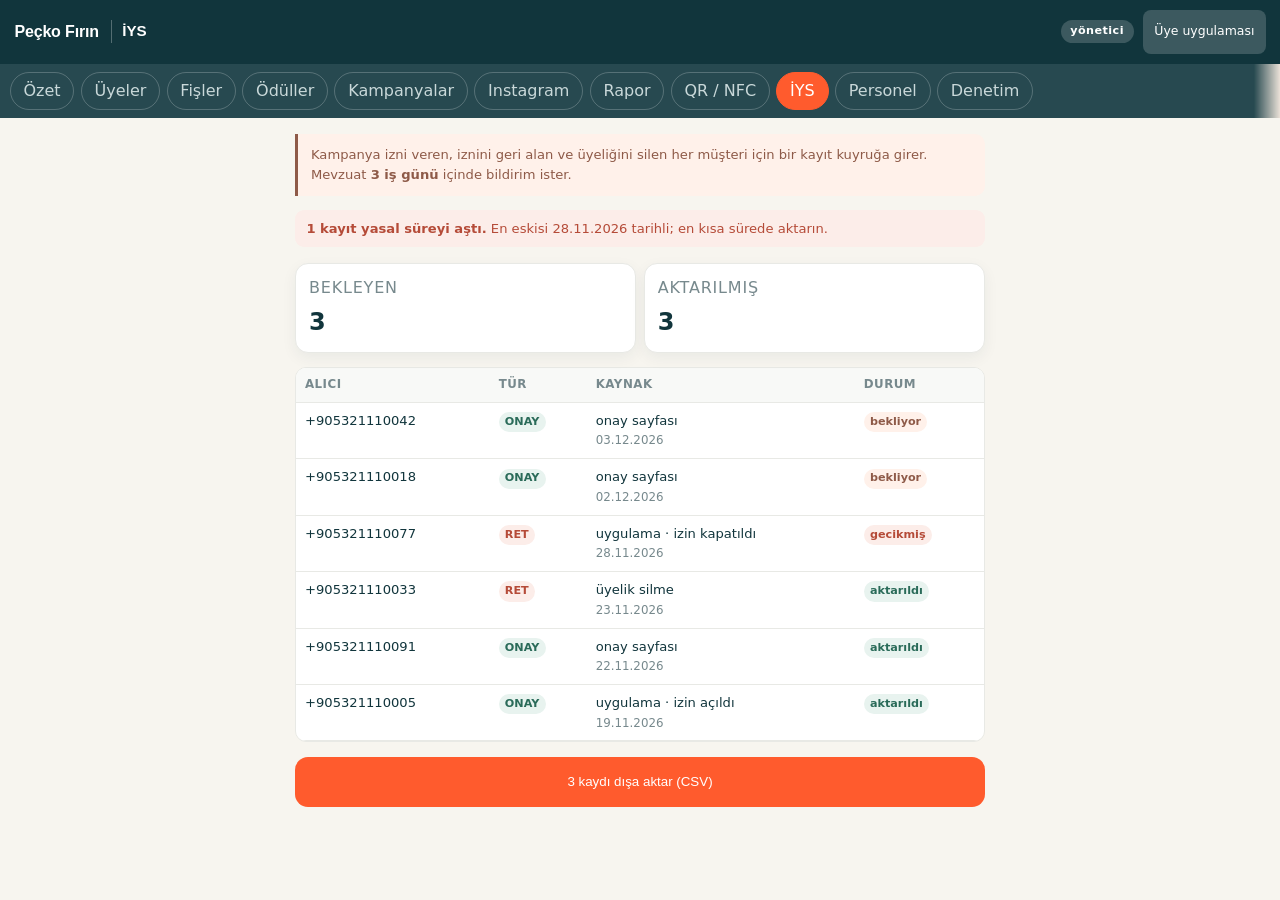
<file: panel/iys/index.html>
<!doctype html>
<html lang="tr">
<head>
<meta charset="utf-8">
<meta name="viewport" content="width=device-width, initial-scale=1, viewport-fit=cover">
<meta name="robots" content="noindex, nofollow">
<meta name="theme-color" content="#4A2C2A">
<link rel="icon" href="data:image/svg+xml,%3Csvg xmlns='http://www.w3.org/2000/svg' viewBox='0 0 100 100'%3E%3Ctext y='.9em' font-size='90'%3E%F0%9F%8E%82%3C/text%3E%3C/svg%3E">
<title>İYS · Peçko paneli</title>
<link rel="stylesheet" href="../../marka.css">
<link rel="stylesheet" href="../../ortak.css">
<link rel="stylesheet" href="../panel.css">
</head>
<body>
<script src="../../ortak.js"></script>
<script src="../panel.js"></script>
<script>PANEL.init("iys");</script>
</body>
</html>
</file>
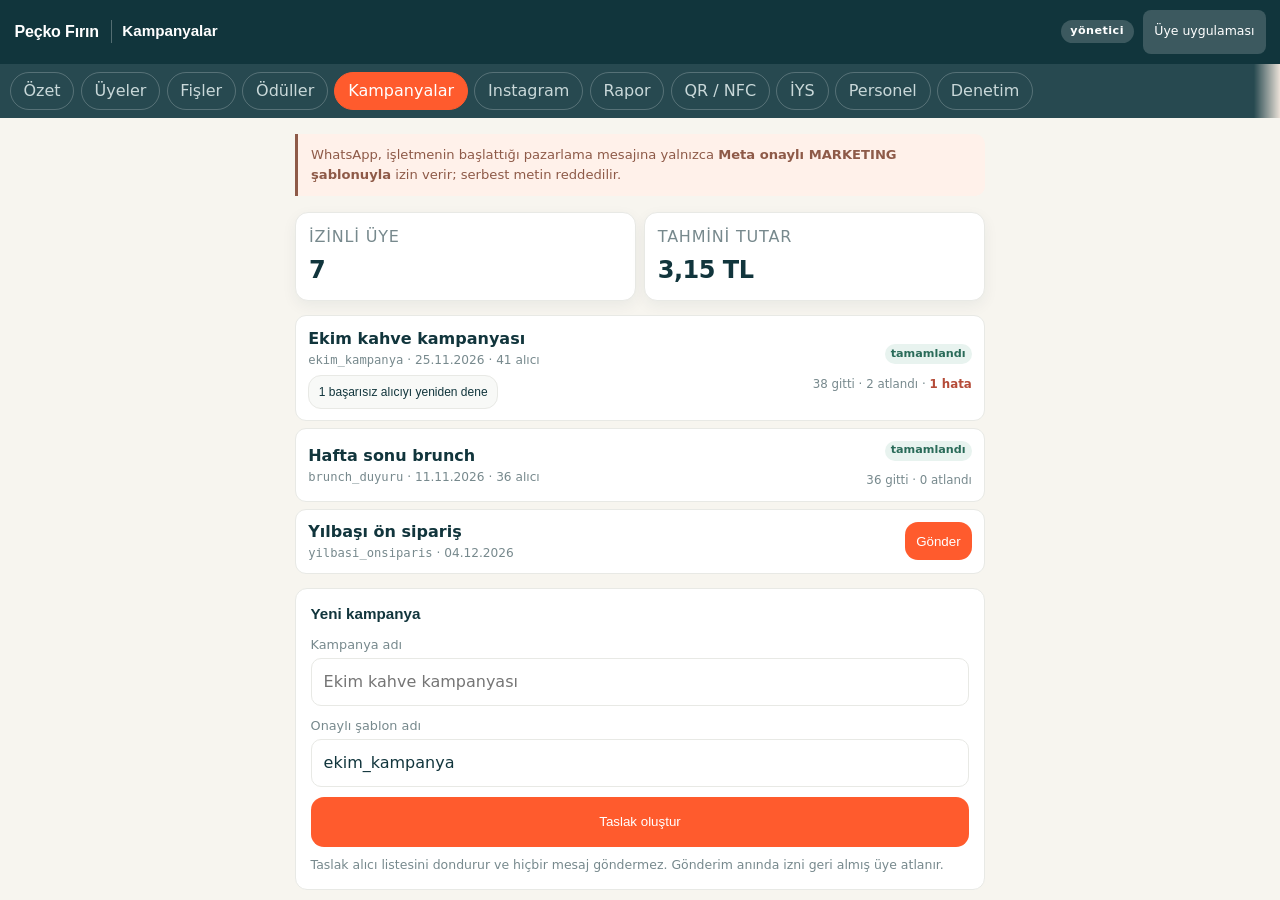
<file: panel/kampanyalar/index.html>
<!doctype html>
<html lang="tr">
<head>
<meta charset="utf-8">
<meta name="viewport" content="width=device-width, initial-scale=1, viewport-fit=cover">
<meta name="robots" content="noindex, nofollow">
<meta name="theme-color" content="#4A2C2A">
<link rel="icon" href="data:image/svg+xml,%3Csvg xmlns='http://www.w3.org/2000/svg' viewBox='0 0 100 100'%3E%3Ctext y='.9em' font-size='90'%3E%F0%9F%8E%82%3C/text%3E%3C/svg%3E">
<title>Kampanyalar · Peçko paneli</title>
<link rel="stylesheet" href="../../marka.css">
<link rel="stylesheet" href="../../ortak.css">
<link rel="stylesheet" href="../panel.css">
</head>
<body>
<script src="../../ortak.js"></script>
<script src="../panel.js"></script>
<script>PANEL.init("kampanyalar");</script>
</body>
</html>
</file>
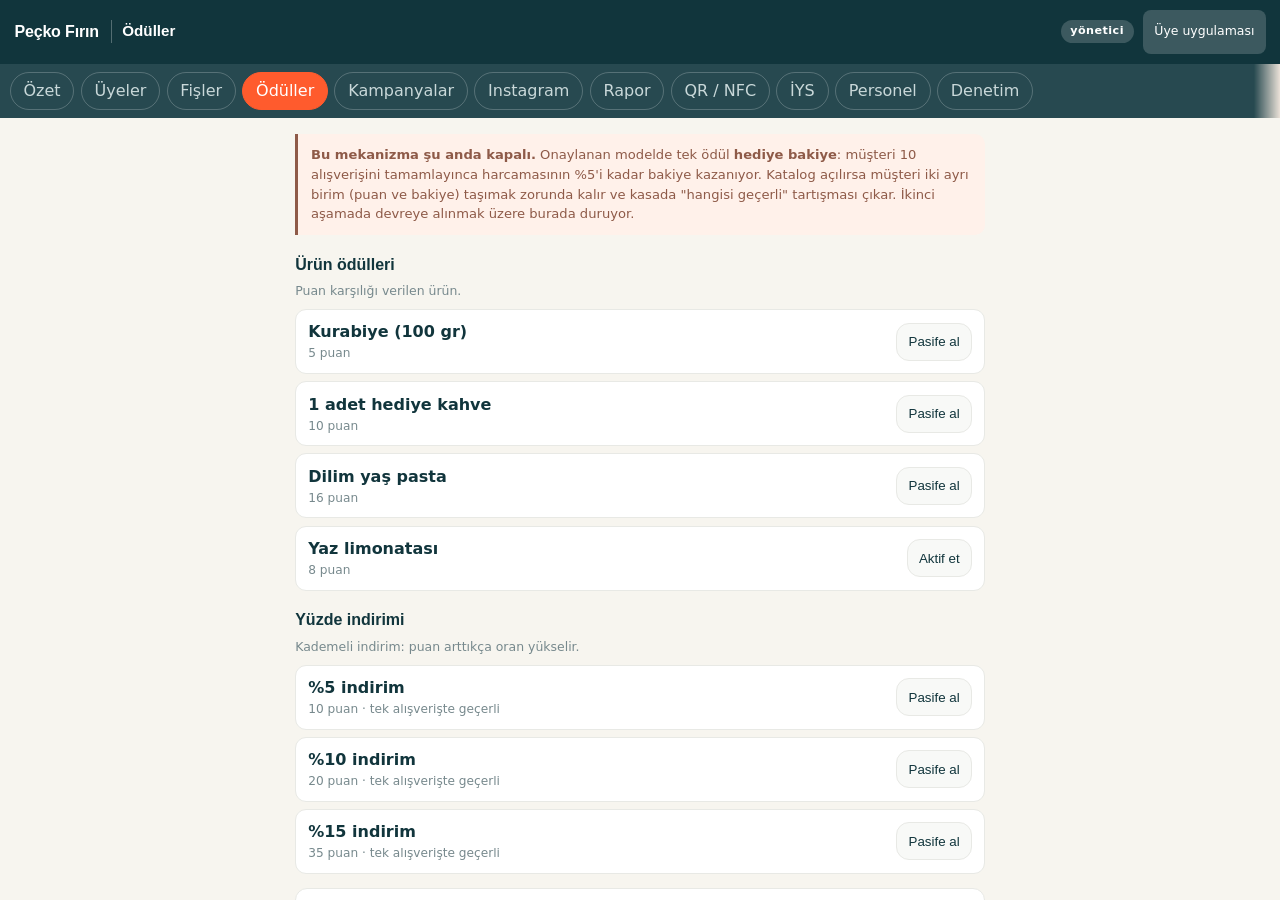
<file: panel/oduller/index.html>
<!doctype html>
<html lang="tr">
<head>
<meta charset="utf-8">
<meta name="viewport" content="width=device-width, initial-scale=1, viewport-fit=cover">
<meta name="robots" content="noindex, nofollow">
<meta name="theme-color" content="#4A2C2A">
<link rel="icon" href="data:image/svg+xml,%3Csvg xmlns='http://www.w3.org/2000/svg' viewBox='0 0 100 100'%3E%3Ctext y='.9em' font-size='90'%3E%F0%9F%8E%82%3C/text%3E%3C/svg%3E">
<title>Ödüller · Peçko paneli</title>
<link rel="stylesheet" href="../../marka.css">
<link rel="stylesheet" href="../../ortak.css">
<link rel="stylesheet" href="../panel.css">
</head>
<body>
<script src="../../ortak.js"></script>
<script src="../panel.js"></script>
<script>PANEL.init("oduller");</script>
</body>
</html>
</file>
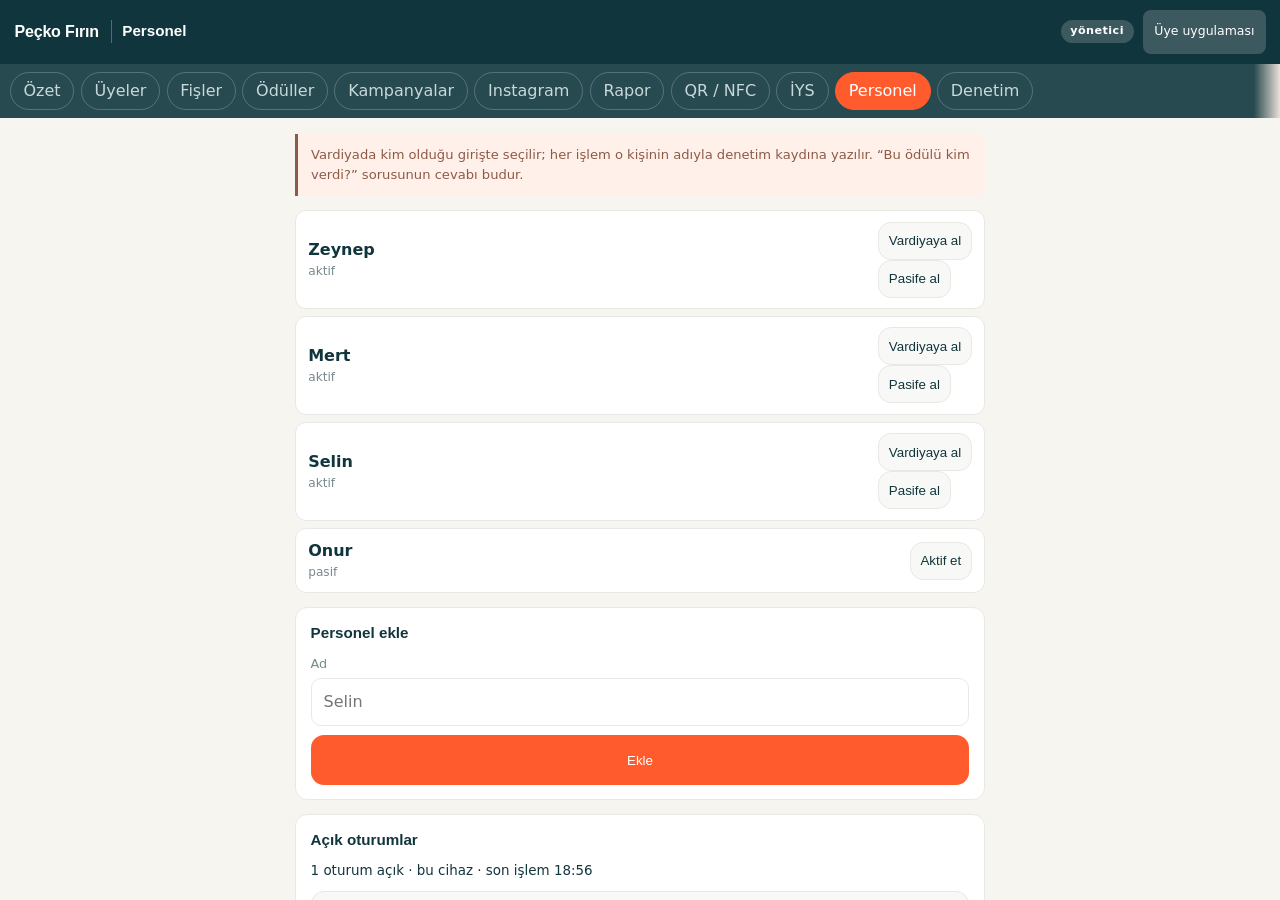
<file: panel/personel/index.html>
<!doctype html>
<html lang="tr">
<head>
<meta charset="utf-8">
<meta name="viewport" content="width=device-width, initial-scale=1, viewport-fit=cover">
<meta name="robots" content="noindex, nofollow">
<meta name="theme-color" content="#4A2C2A">
<link rel="icon" href="data:image/svg+xml,%3Csvg xmlns='http://www.w3.org/2000/svg' viewBox='0 0 100 100'%3E%3Ctext y='.9em' font-size='90'%3E%F0%9F%8E%82%3C/text%3E%3C/svg%3E">
<title>Personel · Peçko paneli</title>
<link rel="stylesheet" href="../../marka.css">
<link rel="stylesheet" href="../../ortak.css">
<link rel="stylesheet" href="../panel.css">
</head>
<body>
<script src="../../ortak.js"></script>
<script src="../panel.js"></script>
<script>PANEL.init("personel");</script>
</body>
</html>
</file>
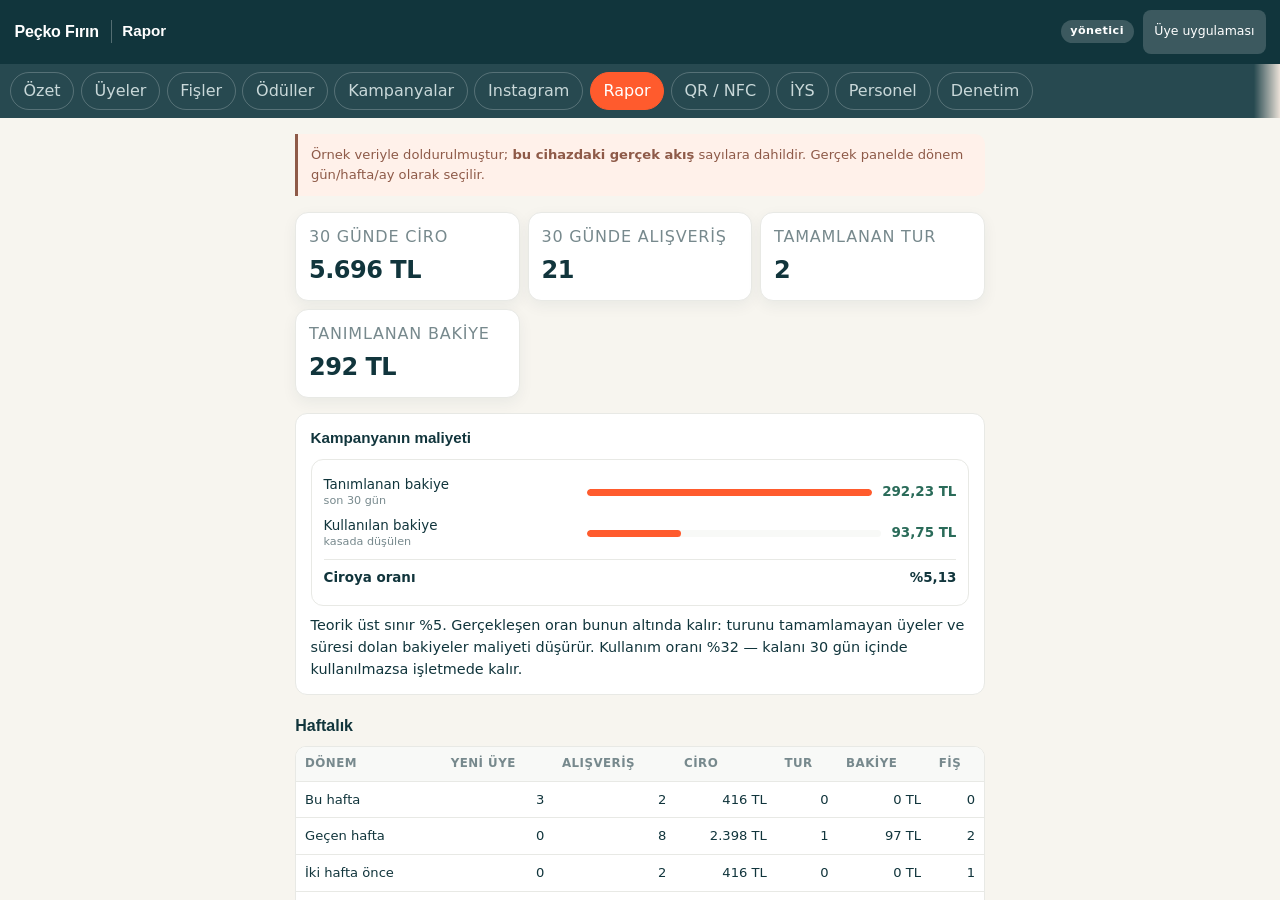
<file: panel/rapor/index.html>
<!doctype html>
<html lang="tr">
<head>
<meta charset="utf-8">
<meta name="viewport" content="width=device-width, initial-scale=1, viewport-fit=cover">
<meta name="robots" content="noindex, nofollow">
<meta name="theme-color" content="#4A2C2A">
<link rel="icon" href="data:image/svg+xml,%3Csvg xmlns='http://www.w3.org/2000/svg' viewBox='0 0 100 100'%3E%3Ctext y='.9em' font-size='90'%3E%F0%9F%8E%82%3C/text%3E%3C/svg%3E">
<title>Rapor · Peçko paneli</title>
<link rel="stylesheet" href="../../marka.css">
<link rel="stylesheet" href="../../ortak.css">
<link rel="stylesheet" href="../panel.css">
</head>
<body>
<script src="../../ortak.js"></script>
<script src="../panel.js"></script>
<script>PANEL.init("rapor");</script>
</body>
</html>
</file>
<file: uygulama.css>
/* Üye uygulaması — provanın gördüğü ekranlar ürünün kendisiyle aynı olsun diye
 * Webtest deposundaki src/public/app.css dosyasından olduğu gibi alınmıştır.
 * Burada elle değişiklik yapmayın: değişiklik önce üründe yapılır, sonra bu
 * dosya yeniden kopyalanır. Yalnızca dosyanın sonundaki "prova" bölümü
 * buraya aittir (tarayıcı adres çubuğu taklidi).
 */

/* Peçko üye uygulaması — arayüz katmanı.
 *
 * Bu dosya, işletmenin onayladığı tasarım paketinin (pecko-loyalty-ui-package)
 * kodlanmış hâli. Renkler, yarıçaplar, gölgeler ve bileşen anatomisi oradan
 * geliyor; buradaki iş onu sürdürülebilir bir sisteme çevirmek.
 *
 * Kurallar:
 *  · Tek tema: açık. Koyu tema yok — iki paleti birden doğru tutmak her renk
 *    kararını ikiye katlıyor, markanın laci/turuncu dengesi de karanlıkta
 *    kendiliğinden bozuluyordu.
 *  · Yüzey üç katman: krem zemin → beyaz kart (kenarlık + yumuşak gölge) →
 *    kart içi gömme kutu. Dördüncü katman yok.
 *  · Vurgu rengi tek ve pahalı: turuncu yalnızca birincil eylemde, dolu tur
 *    noktalarında ve aktif sekmede. Her yere serpilirse hiçbir yeri vurgulamaz.
 *  · Dokunma hedefi en az 44px; alt çubuk telefonun güvenli alanına oturur.
 *  · Hareket 160ms, yalnızca durum değişimini anlatmak için.
 *
 * Yazı tipi bilerek sistem yığını. Tasarım paketi Inter'i ilk sırada anıyor
 * ama yüklemiyor; dışarıdan yüklemek hem CSP'yi gevşetir hem ilk açılışta
 * yazıyı zıplatır. Gerçekten Inter isteniyorsa kendi sunucumuzdan servis
 * edilmeli — o ayrı bir karar.
 */

:root {
  /* Tasarım paketinin paleti */
  --ink: #11353C;
  --ink-2: #274950;
  --turuncu: #FF5B2D;
  --turuncu-2: #FF7A50;
  --turuncu-koyu: #D8431B;
  --krem: #F7F5EF;
  --kart: #FFFFFF;
  --cizgi: #E8E9E5;
  --ikincil: #77898D;
  --gomme: #F8F9F7;
  --mint: #E8F3EF;
  --mint-ink: #2A6B59;
  --uyari-zemin: #FFF1EA;
  --uyari-cizgi: #FFD9CB;
  --uyari-ink: #8E5A48;
  --kirmizi: #B54B38;

  --golge: 0 10px 30px rgba(17, 53, 60, .08);
  --golge-sm: 0 5px 15px rgba(17, 53, 60, .06);
  --golge-turuncu: 0 9px 18px rgba(255, 91, 45, .22);

  --r-hero: 24px;
  --r-kart: 20px;
  --r-orta: 16px;
  --r-dugme: 15px;
  --r-simge: 13px;

  --gecis: 160ms cubic-bezier(.32, .72, 0, 1);

  --yazi: ui-sans-serif, -apple-system, BlinkMacSystemFont, "Segoe UI", Roboto, Arial, sans-serif;
  color-scheme: light;
}

* { box-sizing: border-box; }

html, body { height: 100%; }

body {
  margin: 0;
  background: var(--krem);
  color: var(--ink);
  font-family: var(--yazi);
  font-size: 15px;
  line-height: 1.45;
  -webkit-text-size-adjust: 100%;
  -webkit-tap-highlight-color: transparent;
  text-rendering: optimizeLegibility;
}

a { color: var(--turuncu-koyu); }
button, input, textarea { font: inherit; }

/* --- iskelet --------------------------------------------------------------- */

.uygulama {
  min-height: 100%;
  display: flex;
  flex-direction: column;
  max-width: 480px;
  margin: 0 auto;
}
.uygulama.sekmeli { padding-bottom: calc(86px + env(safe-area-inset-bottom)); }

main { flex: 1; padding: 0 18px 24px; }
main > :last-child { margin-bottom: 0; }

/* Marka çubuğu: logo + ad solda, tekil eylem sağda. */
.ust { padding: max(env(safe-area-inset-top), 14px) 18px 0; }
.marka-cubugu {
  display: flex;
  align-items: center;
  justify-content: space-between;
  gap: 12px;
  margin-bottom: 18px;
}
.marka {
  display: flex;
  align-items: center;
  gap: 9px;
  margin: 0;
  font-size: 20px;
  font-weight: 800;
  letter-spacing: -.6px;
}
.marka .im {
  width: 34px;
  height: 34px;
  flex: 0 0 auto;
  border-radius: 12px;
  background: var(--turuncu);
  display: grid;
  place-items: center;
  box-shadow: 0 8px 18px rgba(255, 91, 45, .25);
}
.marka .im svg { width: 19px; height: 19px; stroke: #fff; stroke-width: 2; }

.simge-dugme {
  width: 38px;
  height: 38px;
  flex: 0 0 auto;
  border-radius: var(--r-simge);
  border: 1px solid var(--cizgi);
  background: rgba(255, 255, 255, .75);
  display: grid;
  place-items: center;
  color: var(--ink);
  box-shadow: var(--golge-sm);
  cursor: pointer;
  text-decoration: none;
}
.simge-dugme svg { width: 18px; height: 18px; stroke: currentColor; stroke-width: 1.8; }

h1 { font-size: 27px; line-height: 1.05; letter-spacing: -1px; margin: 0 0 6px; font-weight: 800; }
.alt { font-size: 13px; color: var(--ikincil); line-height: 1.45; margin: 0; }

/* --- bakiye kartı: ekranın kahramanı --------------------------------------- */

.hero {
  margin: 16px 0 12px;
  padding: 20px;
  border-radius: var(--r-hero);
  background: linear-gradient(145deg, #123B43, #0F3138);
  color: #fff;
  box-shadow: 0 18px 36px rgba(17, 53, 60, .22);
  position: relative;
  overflow: hidden;
}
/* Köşedeki halka: kartı düz bir dikdörtgen olmaktan çıkaran tek süs. */
.hero::after {
  content: "";
  position: absolute;
  right: -90px;
  top: -95px;
  width: 180px;
  height: 180px;
  border: 30px solid rgba(255, 255, 255, .05);
  border-radius: 50%;
}
.hero-satir {
  display: flex;
  align-items: center;
  justify-content: space-between;
  gap: 12px;
  position: relative;
  z-index: 1;
}
.etiket { font-size: 12px; font-weight: 700; letter-spacing: .25px; opacity: .72; margin: 0; }
.tutar { font-size: 42px; line-height: 1; font-weight: 800; letter-spacing: -1.8px; margin: 8px 0 10px; }
.tutar small { font-size: 20px; font-weight: 700; }
.ipucu-satir {
  margin-top: 15px;
  padding-top: 14px;
  border-top: 1px solid rgba(255, 255, 255, .12);
  font-size: 11.5px;
  color: rgba(255, 255, 255, .76);
  display: flex;
  align-items: center;
  gap: 8px;
  position: relative;
  z-index: 1;
}
.ipucu-satir svg { width: 15px; height: 15px; flex: 0 0 auto; stroke: currentColor; stroke-width: 1.8; fill: none; }

.rozet {
  display: inline-flex;
  align-items: center;
  gap: 6px;
  border-radius: 999px;
  padding: 7px 10px;
  font-size: 11px;
  font-weight: 800;
  white-space: nowrap;
}
.rozet.acik { background: rgba(255, 255, 255, .12); color: #fff; letter-spacing: .5px; }
.rozet.uyari { background: rgba(255, 91, 45, .18); color: #FFD7CA; }
.rozet.olumlu { background: var(--mint); color: var(--mint-ink); }
.rozet.notr { background: var(--gomme); color: var(--ikincil); }

/* --- düğmeler -------------------------------------------------------------- */

.hizli { display: grid; grid-template-columns: 1fr 1fr; gap: 10px; margin: 0 0 18px; }

.dugme {
  border: 0;
  border-radius: var(--r-dugme);
  padding: 13px 12px;
  font-weight: 800;
  font-size: 13px;
  display: flex;
  align-items: center;
  justify-content: center;
  gap: 8px;
  min-height: 46px;
  cursor: pointer;
  text-decoration: none;
  transition: transform var(--gecis), opacity var(--gecis);
}
.dugme:active { transform: scale(.985); }
.dugme svg { width: 17px; height: 17px; stroke: currentColor; stroke-width: 2; fill: none; flex: 0 0 auto; }
.dugme.birincil { background: var(--turuncu); color: #fff; box-shadow: var(--golge-turuncu); }
.dugme.ikincil { background: #fff; color: var(--ink); border: 1px solid var(--cizgi); box-shadow: var(--golge-sm); }
.dugme.hayalet { background: none; color: var(--ink); font-size: 12px; padding: 10px; min-height: 40px; }
.dugme.genis { width: 100%; }
.dugme[disabled] { opacity: .5; cursor: default; }

/* --- kart ------------------------------------------------------------------ */

.kart {
  background: var(--kart);
  border: 1px solid var(--cizgi);
  border-radius: var(--r-kart);
  box-shadow: var(--golge-sm);
  padding: 16px;
  margin: 0 0 12px;
}
.kart > :first-child { margin-top: 0; }
.kart > :last-child { margin-bottom: 0; }
.baslik-sm { font-size: 15px; font-weight: 800; letter-spacing: -.25px; margin: 0; }
.mini { font-size: 11.5px; color: var(--ikincil); line-height: 1.45; margin: 0; }

.bolum-basi { display: flex; justify-content: space-between; align-items: center; margin: 18px 0 10px; }
.bolum-basi h2 { font-size: 16px; letter-spacing: -.3px; margin: 0; font-weight: 800; }
.bag { font-size: 11.5px; font-weight: 800; color: var(--turuncu); text-decoration: none; }

/* --- tur göstergesi -------------------------------------------------------- */

.tur-ust { display: flex; justify-content: space-between; align-items: flex-end; gap: 12px; margin-bottom: 13px; }
.tur-sayi { font-size: 28px; font-weight: 800; letter-spacing: -1px; white-space: nowrap; }
.tur-sayi span { font-size: 13px; font-weight: 700; color: var(--ikincil); }

/* Noktalar yan yana: tur uzunluğu ayardan geliyor, sütun sayısı satır içi
   stille verilemez — CSP (style-src 'self') satır içi stili engelliyor. */
.noktalar { display: grid; grid-auto-flow: column; grid-auto-columns: 1fr; gap: 5px; }
.noktalar i {
  height: 11px;
  border-radius: 999px;
  background: #EDF0EE;
  border: 1px solid #E6E9E7;
}
.noktalar i.dolu { background: var(--turuncu); border-color: var(--turuncu); box-shadow: 0 3px 8px rgba(255, 91, 45, .22); }

.kutucuklar { display: grid; grid-template-columns: 1fr 1fr; gap: 8px; margin-top: 14px; }
.kutucuk { padding: 11px; border-radius: 14px; background: var(--gomme); }
.kutucuk b { display: block; font-size: 14px; margin-bottom: 3px; }
.kutucuk span { font-size: 10.5px; color: var(--ikincil); }

/* --- bilgi şeridi ---------------------------------------------------------- */

.serit {
  background: var(--uyari-zemin);
  border: 1px solid var(--uyari-cizgi);
  border-radius: 18px;
  padding: 14px;
  display: flex;
  gap: 12px;
  align-items: center;
}
.serit .im {
  width: 36px;
  height: 36px;
  flex: 0 0 auto;
  border-radius: 12px;
  background: var(--turuncu);
  color: #fff;
  display: grid;
  place-items: center;
}
.serit .im svg { width: 18px; height: 18px; stroke: currentColor; stroke-width: 1.9; fill: none; }
.serit b { display: block; font-size: 13px; margin-bottom: 2px; }
.serit span { font-size: 11px; color: var(--uyari-ink); line-height: 1.35; }

/* --- bölmeli seçim --------------------------------------------------------- */

.secim { display: flex; gap: 3px; padding: 4px; background: #ECEEEA; border-radius: var(--r-simge); margin: 16px 0 14px; }
.secim a, .secim button {
  flex: 1;
  border: 0;
  background: none;
  border-radius: 10px;
  padding: 9px 6px;
  font-size: 11.5px;
  font-weight: 800;
  color: var(--ikincil);
  text-align: center;
  text-decoration: none;
  cursor: pointer;
  transition: background var(--gecis), color var(--gecis);
}
.secim .acik { background: #fff; color: var(--ink); box-shadow: 0 4px 10px rgba(17, 53, 60, .06); }

/* --- özet kutuları --------------------------------------------------------- */

.ozet { display: grid; grid-template-columns: 1fr 1fr; gap: 9px; margin-bottom: 14px; }
.ozet > div { background: #fff; border: 1px solid var(--cizgi); border-radius: var(--r-orta); padding: 13px; }
.ozet label { display: block; font-size: 10.5px; color: var(--ikincil); margin-bottom: 5px; letter-spacing: .3px; }
.ozet strong { font-size: 18px; letter-spacing: -.4px; }
.ozet strong.turuncu { color: var(--turuncu); }

/* --- zaman çizgisi --------------------------------------------------------- */

.akis {
  background: #fff;
  border: 1px solid var(--cizgi);
  border-radius: var(--r-kart);
  overflow: hidden;
  box-shadow: var(--golge-sm);
  list-style: none;
  margin: 0;
  padding: 0;
}
.akis .gun {
  padding: 12px 14px 8px;
  font-size: 10.5px;
  font-weight: 800;
  letter-spacing: .3px;
  color: var(--ikincil);
  background: #FBFCFA;
  border-bottom: 1px solid var(--cizgi);
}
.akis .olay {
  display: grid;
  grid-template-columns: 38px 1fr auto;
  gap: 10px;
  align-items: center;
  padding: 12px 14px;
  border-bottom: 1px solid #EEF0ED;
}
.akis .olay:last-child { border-bottom: 0; }
.olay-im { width: 38px; height: 38px; border-radius: var(--r-simge); background: #F3F5F3; display: grid; place-items: center; }
.olay-im svg { width: 18px; height: 18px; stroke: var(--ink); stroke-width: 1.8; fill: none; }
.olay-im.turuncu { background: #FFF0E9; }
.olay-im.turuncu svg { stroke: var(--turuncu); }
.olay-im.yesil { background: var(--mint); }
.olay-im.yesil svg { stroke: var(--mint-ink); }
.akis b { display: block; font-size: 12.5px; margin-bottom: 3px; }
.akis .olay > div > span { display: block; font-size: 10.5px; color: var(--ikincil); }
.miktar { text-align: right; font-size: 12px; font-weight: 800; white-space: nowrap; font-variant-numeric: tabular-nums; }
.miktar.arti { color: var(--mint-ink); }
.miktar.eksi { color: var(--kirmizi); }

/* --- fiş yükleme ----------------------------------------------------------- */

.yukle {
  margin-top: 16px;
  border: 1.5px dashed #CAD3CF;
  background: #fff;
  border-radius: var(--r-hero);
  padding: 22px 18px;
  text-align: center;
  box-shadow: var(--golge-sm);
}
.yukle .kamera {
  width: 62px;
  height: 62px;
  margin: 0 auto 12px;
  border-radius: 20px;
  background: #FFF0E9;
  color: var(--turuncu);
  display: grid;
  place-items: center;
}
.yukle .kamera svg { width: 28px; height: 28px; stroke: currentColor; stroke-width: 1.8; fill: none; }
.yukle h2 { font-size: 17px; margin: 0 0 7px; font-weight: 800; letter-spacing: -.3px; }
.yukle p { font-size: 11.5px; color: var(--ikincil); line-height: 1.45; margin: 0 12px 15px; }
.yukle input[type="file"] { position: absolute; width: 1px; height: 1px; opacity: 0; }

.ipuclari { display: grid; grid-template-columns: repeat(3, 1fr); gap: 8px; margin: 12px 0 18px; }
.ipucu { background: #fff; border: 1px solid var(--cizgi); border-radius: var(--r-orta); padding: 11px 8px; text-align: center; }
.ipucu .n {
  width: 24px;
  height: 24px;
  margin: 0 auto 6px;
  border-radius: 50%;
  background: #F1F3EF;
  display: grid;
  place-items: center;
  font-size: 10px;
  font-weight: 900;
}
.ipucu b { display: block; font-size: 10.5px; line-height: 1.2; }
.ipucu span { display: block; margin-top: 3px; font-size: 9.5px; color: var(--ikincil); line-height: 1.25; }

.fis-satir { display: flex; align-items: center; gap: 10px; padding: 11px 0; border-bottom: 1px solid #EEF0ED; }
.fis-satir:last-child { border-bottom: 0; }
/* Fiş küçük görseli: gerçek fotoğraf yerine onu temsil eden bir çizim —
   müşterinin fişini sunucudan çekmeden satırı tanınır kılıyor. */
.fis-im {
  width: 42px;
  height: 50px;
  flex: 0 0 auto;
  border-radius: 10px;
  background: linear-gradient(#fff, #F3F2EC);
  border: 1px solid #E6E3DA;
  position: relative;
}
.fis-im::before, .fis-im::after {
  content: "";
  position: absolute;
  left: 8px;
  right: 8px;
  height: 2px;
  background: #D9D8D3;
  border-radius: 2px;
}
.fis-im::before { top: 15px; }
.fis-im::after { top: 23px; box-shadow: 0 8px 0 #D9D8D3; }
.fis-satir .orta { flex: 1; min-width: 0; }
.fis-satir .orta b { display: block; font-size: 12px; margin-bottom: 3px; }
.fis-satir .orta span { font-size: 10.5px; color: var(--ikincil); }
.durum { font-size: 10px; font-weight: 800; padding: 6px 8px; border-radius: 999px; background: var(--gomme); color: var(--ikincil); white-space: nowrap; }
.durum.olumlu { background: var(--mint); color: var(--mint-ink); }
.durum.bekliyor { background: var(--uyari-zemin); color: var(--uyari-ink); }

/* --- hesap ----------------------------------------------------------------- */

.profil { display: flex; align-items: center; gap: 12px; margin: 16px 0; }
.profil .avatar {
  width: 54px;
  height: 54px;
  flex: 0 0 auto;
  border-radius: 18px;
  background: linear-gradient(145deg, var(--turuncu), var(--turuncu-2));
  color: #fff;
  display: grid;
  place-items: center;
  font-size: 18px;
  font-weight: 900;
  box-shadow: 0 9px 20px rgba(255, 91, 45, .22);
}
.profil b { display: block; font-size: 16px; }
.profil span { font-size: 11.5px; color: var(--ikincil); }

.uye-kart {
  background: var(--ink);
  color: #fff;
  border-radius: var(--r-kart);
  padding: 16px;
  margin-bottom: 12px;
  position: relative;
  overflow: hidden;
}
/* Filigran: kartı bir "üyelik kartı" gibi gösteren sessiz detay. */
.uye-kart::after {
  content: "PEÇKO";
  position: absolute;
  right: -14px;
  bottom: -18px;
  font-size: 46px;
  font-weight: 900;
  letter-spacing: -3px;
  color: rgba(255, 255, 255, .03);
  pointer-events: none;
}
.uye-kart > * { position: relative; z-index: 1; }
.uye-kart label { display: block; font-size: 10.5px; opacity: .65; letter-spacing: .3px; }
.uye-kart .kod { font-size: 19px; font-weight: 800; letter-spacing: 1.8px; margin: 5px 0 12px; font-variant-numeric: tabular-nums; }
.uye-kart .satir { display: flex; justify-content: space-between; align-items: center; gap: 12px; position: relative; z-index: 1; }

.ayarlar {
  background: #fff;
  border: 1px solid var(--cizgi);
  border-radius: var(--r-kart);
  box-shadow: var(--golge-sm);
  overflow: hidden;
  margin-bottom: 12px;
}
.ayar {
  display: flex;
  align-items: center;
  gap: 11px;
  width: 100%;
  padding: 13px 14px;
  border: 0;
  border-bottom: 1px solid #EEF0ED;
  background: none;
  color: inherit;
  text-align: left;
  text-decoration: none;
  cursor: pointer;
}
.ayar:last-child { border-bottom: 0; }
.ayar:active { background: var(--gomme); }
.ayar .im { width: 34px; height: 34px; flex: 0 0 auto; border-radius: 11px; background: #F3F5F3; display: grid; place-items: center; }
.ayar .im svg { width: 17px; height: 17px; stroke: var(--ink); stroke-width: 1.8; fill: none; }
.ayar .metin { flex: 1; min-width: 0; }
.ayar .metin b { display: block; font-size: 12px; margin-bottom: 2px; }
.ayar .metin span { font-size: 10px; color: var(--ikincil); }
.ayar .ok { color: #A3AFB0; font-weight: 900; flex: 0 0 auto; }
.ayar .tehlike { color: var(--kirmizi); }

/* Anahtar: kapalıyken gri ray, açıkken turuncu. */
.anahtar {
  appearance: none;
  -webkit-appearance: none;
  width: 42px;
  height: 24px;
  flex: 0 0 auto;
  margin: 0;
  padding: 3px;
  border: 0;
  border-radius: 999px;
  background: #D9DEDA;
  display: flex;
  justify-content: flex-start;
  cursor: pointer;
  transition: background var(--gecis);
}
.anahtar::after {
  content: "";
  width: 18px;
  height: 18px;
  border-radius: 50%;
  background: #fff;
  box-shadow: 0 2px 5px rgba(0, 0, 0, .14);
  transition: transform var(--gecis);
}
.anahtar:checked { background: var(--turuncu); }
.anahtar:checked::after { transform: translateX(18px); }
.anahtar:focus-visible { outline: 2px solid var(--turuncu); outline-offset: 3px; }

.yasal { font-size: 9.5px; color: var(--ikincil); line-height: 1.5; margin: 8px 4px 0; }

/* --- alt sekme çubuğu: yüzen, yuvarlak ------------------------------------- */

.sekmeler {
  position: fixed;
  left: 10px;
  right: 10px;
  bottom: 10px;
  max-width: 460px;
  margin: 0 auto;
  padding: 8px 6px calc(8px + env(safe-area-inset-bottom));
  border-radius: 21px;
  /* Bulanıklık yok, arka plan tam opak. Sebep: backdrop-filter sabit konumlu
     bu çubukta GPU derleme katmanı açıyor ve görünüm penceresi değiştiğinde
     (Chrome DevTools'ta cihaz değiştirmek gibi) katman yeniden
     rasterleştirilemeyip ekranı beyaz bırakabiliyor — cihazı tekrar değiştirmek
     "düzeltiyor", ki bu da tam o hatanın imzası.
     Bedeli de yoktu: zemin zaten %94 opaktı, bulanıklık yalnızca görünen
     %6'ya uygulanıyordu. Yarı saydamlık bulanıklık olmadan camsı değil bozuk
     görüneceği için tamamen opak yapıldı. */
  background: var(--kart);
  border: 1px solid rgba(225, 228, 224, .9);
  box-shadow: 0 12px 32px rgba(17, 53, 60, .16);
  display: grid;
  grid-template-columns: repeat(4, 1fr);
  z-index: 20;
}
.sekmeler a {
  border-radius: 14px;
  padding: 7px 4px 6px;
  display: flex;
  flex-direction: column;
  align-items: center;
  gap: 4px;
  min-height: 46px;
  color: #91A0A2;
  text-decoration: none;
  font-size: 9.5px;
  font-weight: 800;
  transition: color var(--gecis), background var(--gecis);
}
.sekmeler a svg { width: 20px; height: 20px; stroke: currentColor; stroke-width: 1.8; fill: none; }
.sekmeler a.acik { color: var(--turuncu); background: var(--uyari-zemin); }

/* --- formlar --------------------------------------------------------------- */

.alan { display: block; margin: 0 0 14px; }
.alan > span { display: block; font-size: 11.5px; font-weight: 800; color: var(--ikincil); margin: 0 0 7px; letter-spacing: .2px; }
.alan input {
  width: 100%;
  min-height: 50px;
  padding: 13px 15px;
  font-size: 15px;
  color: var(--ink);
  background: #fff;
  border: 1px solid var(--cizgi);
  border-radius: var(--r-dugme);
  box-shadow: var(--golge-sm);
  transition: border-color var(--gecis), box-shadow var(--gecis);
}
.alan input::placeholder { color: #A9B6B8; }
.alan input:focus {
  outline: 0;
  border-color: var(--turuncu);
  box-shadow: 0 0 0 3px rgba(255, 91, 45, .16);
}
.alan input[inputmode="tel"] { font-variant-numeric: tabular-nums; letter-spacing: .3px; }

.kod-giris input {
  text-align: center;
  font-size: 28px;
  font-weight: 800;
  letter-spacing: .34em;
  text-indent: .34em;
  padding: 16px 12px;
  font-variant-numeric: tabular-nums;
}

.onay { display: flex; gap: 12px; align-items: flex-start; padding: 13px 14px; font-size: 12.5px; line-height: 1.4; cursor: pointer; border-bottom: 1px solid #EEF0ED; }
.onay:last-child { border-bottom: 0; }
.onay input[type="checkbox"] {
  appearance: none;
  -webkit-appearance: none;
  width: 22px;
  height: 22px;
  flex: 0 0 auto;
  margin: 0;
  border: 1.5px solid #CFD7D3;
  border-radius: 7px;
  background: #fff;
  position: relative;
  cursor: pointer;
  transition: background var(--gecis), border-color var(--gecis);
}
.onay input[type="checkbox"]:checked { background: var(--turuncu); border-color: var(--turuncu); }
.onay input[type="checkbox"]:checked::after {
  content: "";
  position: absolute;
  left: 7px;
  top: 3px;
  width: 5px;
  height: 10px;
  border: solid #fff;
  border-width: 0 2px 2px 0;
  transform: rotate(45deg);
}
.onay input[type="checkbox"]:focus-visible { outline: 2px solid var(--turuncu); outline-offset: 3px; }

.yasal-sarmal { position: relative; }
.yasal-sarmal::after {
  content: "";
  position: absolute;
  left: 1px; right: 1px; bottom: 1px;
  height: 44px;
  border-radius: 0 0 var(--r-kart) var(--r-kart);
  background: linear-gradient(to bottom, rgba(255, 255, 255, 0), #fff);
  pointer-events: none;
}
.yasal-kutu {
  max-height: 30vh;
  overflow-y: auto;
  overscroll-behavior: contain;
  -webkit-overflow-scrolling: touch;
  background: #fff;
  border: 1px solid var(--cizgi);
  border-radius: var(--r-kart);
  padding: 2px 16px;
  font-size: 12px;
  line-height: 1.5;
  color: var(--ikincil);
}
.yasal-kutu h2, .yasal-kutu h3 { color: var(--ink); font-size: 13px; font-weight: 800; margin: 16px 0 6px; }
.yasal-kutu p { margin: 0 0 10px; }

.uyari { border-radius: var(--r-orta); padding: 13px 15px; font-size: 13px; line-height: 1.4; margin: 0 0 14px; }
.uyari.hata { background: #FDECE8; border: 1px solid #F6D3CA; color: #A8412C; }
.uyari.bilgi { background: var(--mint); border: 1px solid #CFE6DD; color: var(--mint-ink); }

.bos { text-align: center; padding: 34px 24px; }
.bos svg { width: 30px; height: 30px; stroke: var(--ikincil); stroke-width: 1.8; fill: none; opacity: .5; }
.bos b { display: block; margin: 12px 0 3px; font-size: 14px; }
.bos span { display: block; font-size: 11.5px; color: var(--ikincil); line-height: 1.4; }

/* --- tanıtım --------------------------------------------------------------- */

.uygulama.tanitim { min-height: 100dvh; }
.uygulama.tanitim main {
  display: flex;
  flex-direction: column;
  padding: max(env(safe-area-inset-top), 16px) 18px calc(env(safe-area-inset-bottom) + 20px);
}
.tanitim-ilerleme { display: flex; gap: 6px; justify-content: center; padding: 6px 0 0; }
.tanitim-ilerleme span { width: 26px; height: 4px; border-radius: 999px; background: #E2E5E1; transition: background var(--gecis); }
.tanitim-ilerleme span.acik { background: var(--turuncu); }

.tanitim-govde {
  flex: 1;
  display: flex;
  flex-direction: column;
  justify-content: flex-start;
  text-align: center;
  padding: clamp(28px, 7vh, 64px) 0 24px;
}
.tanitim-cizim {
  width: 76px;
  height: 76px;
  margin: 0 auto 26px;
  border-radius: 24px;
  background: #FFF0E9;
  color: var(--turuncu);
  display: grid;
  place-items: center;
  box-shadow: var(--golge-sm);
}
.tanitim-cizim svg { width: 38px; height: 38px; stroke: currentColor; stroke-width: 1.6; fill: none; }
.uygulama.tanitim h1 { font-size: 27px; margin: 0 0 12px; text-wrap: balance; }
.tanitim-metin { margin: 0 auto; max-width: 30ch; font-size: 14px; line-height: 1.5; color: var(--ikincil); text-wrap: pretty; }
.tanitim-metin strong { color: var(--ink); font-weight: 800; }
.tanitim-not { margin: 18px auto 0; max-width: 32ch; font-size: 11.5px; line-height: 1.45; color: var(--ikincil); opacity: .85; }
.tanitim-kod { margin: 28px 0 0; }
.tanitim-eylem { flex: 0 0 auto; padding-top: 8px; }
.tanitim-eylem .dugme { width: 100%; }
.tanitim-eylem form { margin-top: 6px; }

/* --- ayrıntılar ------------------------------------------------------------ */

.merkez { text-align: center; }
.bosluk-ust { margin-top: 14px; }
.bosluk-alt { margin-bottom: 12px; }
.kart.fis-listesi { padding: 8px 14px; }
.hero > .etiket { margin-bottom: 2px; }
.dar { max-width: 460px; margin: 0 auto; }
.dipnot { font-size: 11.5px; line-height: 1.45; color: var(--ikincil); margin: 10px 0 0; }
.dipnot strong { color: var(--ink); font-weight: 800; }

@media (prefers-reduced-motion: reduce) {
  * { transition-duration: 0.01ms !important; animation-duration: 0.01ms !important; }
}

/* --- yalnızca provaya ait: tarayıcı adres çubuğu taklidi ------------------- */

.urlbar {
  position: sticky;
  top: 0;
  z-index: 20;
  display: flex;
  align-items: center;
  gap: 7px;
  padding: calc(env(safe-area-inset-top, 0px) + 9px) 14px 9px;
  background: var(--ink);
  color: #D7E3E8;
  font-size: 12px;
}
.urlbar b { color: #fff; font-weight: 600; }
.urlbar a {
  margin-left: auto;
  display: flex;
  align-items: center;
  min-height: 34px;
  padding: 0 12px;
  border-radius: 10px;
  background: rgba(255, 255, 255, .16);
  color: #EAF2F5;
  font-size: 13px;
  text-decoration: none;
}
/* Adres çubuğu üstte olduğu için sayfa kendi güvenli alan boşluğunu almaz. */
.urlbar + .uygulama .ust { padding-top: 16px; }
</file>
<file: giris.css>
/* Açılış ekranı. Tek iş: NFC dokunuşundan sonra doğru sayfaya geçerken
   gözün takılacağı bir kare olmak. Betik çalışmazsa aynı kart elle devam
   edilebilir bir sayfaya dönüşüyor, o yüzden gerçek bir düğmesi var. */
body.acilis {
  min-height: 100dvh;
  display: grid;
  place-items: center;
  padding: 24px;
  background: var(--ink);
}

.acilis-kart {
  width: 100%;
  max-width: 330px;
  background: var(--kart);
  border-radius: var(--r-hero);
  box-shadow: 0 24px 60px -24px rgba(0, 0, 0, .55);
  padding: 26px 22px 20px;
  text-align: center;
}

.acilis-im { display: block; margin: 0 auto 14px; width: 46px; height: 46px; }
.acilis-im img { display: block; width: 46px; height: 46px; border-radius: 12px; }

.acilis-kart h1 { margin: 0 0 4px; font-size: 19px; font-weight: 800; letter-spacing: -.3px; }
.acilis-kart p { margin: 0 0 16px; font-size: 13px; color: var(--ikincil); }

.acilis-donuyor {
  display: block;
  width: 24px; height: 24px;
  margin: 0 auto 18px;
  border-radius: 50%;
  border: 3px solid var(--cizgi);
  border-top-color: var(--turuncu);
  animation: acilis-don .9s linear infinite;
}
@keyframes acilis-don { to { transform: rotate(360deg); } }
/* Hareketi azaltılmış cihazda dönmek yerine nabız gibi soluyor. */
@media (prefers-reduced-motion: reduce) {
  .acilis-donuyor { animation: none; border-top-color: var(--cizgi); opacity: .6; }
}

.acilis-kucuk { margin: 20px 0 0; font-size: 11px; line-height: 1.45; color: var(--ikincil); }
</file>
<file: marka.css>
/* ============================================================================
   MARKA KATMANI — onaylanan tasarım paketi (pecko-loyalty-ui-package).
   Renkler, yarıçap ve yazı tipi üye uygulamasıyla (uygulama.css) birebir aynı;
   kasa ve panel ekranları da aynı üründen çıkmış görünsün diye buradan
   besleniyor. Daha önce buradaki palet doğrudan web sitesinden alınmıştı ve
   pakete yakın ama eşit değildi: iki turuncu, iki lacivert vardı.
   WhatsApp sohbet ekranı bilinçli olarak dışarıda: orası WhatsApp gibi
   görünmeli; oradan markaya bağlanan tek şey profil görselindeki logo.
   ========================================================================= */
:root{
  /* --- sitenin kendi renkleri --- */
  --marka-lacivert:#11353C;     /* paketin --ink değeri */
  --marka-lacivert-2:#274950;   /* paketin --ink-2 değeri */
  --marka-turuncu:#FF5B2D;      /* paketin --turuncu değeri: birincil eylem */
  --marka-kirmizi:#B54B38;      /* yıkıcı eylem, hata */

  /* --- uygulamaya dağıtılan roller --- */
  --marka-zemin:#F7F5EF;        /* paketin --krem değeri */
  --marka-kart:#FFFFFF;         /* kart / form zemini */
  --marka-gomme:#F8F9F7;        /* paketin --gomme değeri */
  --marka-metin:#11353C;        /* ana metin */
  --marka-ikincil:#77898D;      /* ikincil metin */
  --marka-cizgi:#E8E9E5;        /* kenarlık */
  --marka-vurgu:var(--marka-turuncu);
  --marka-vurgu-koyu:#D8431B;   /* bağlantı, basılı hâl */
  --marka-koyu:var(--marka-lacivert);
  --marka-koyu-uzeri:#FFFFFF;
  /* Lacivert üstündeki ikincil metin. Eskiden sıcak krem (#FBF6EE) idi;
     paletin laciverti soğuk olduğu için krem orada sararmış görünüyordu. */
  --marka-koyu-uzeri-2:#C9D8D9;

  /* Durum renkleri — paketten. Vurgu değil, ayrı bir ailedir. */
  --marka-uyari-zemin:#FFF1EA;
  --marka-uyari-ink:#8E5A48;
  --marka-hata-zemin:#FCEDE9;
  --marka-olumlu-zemin:#E8F3EF;
  --marka-olumlu-ink:#2A6B59;

  /* --- yazı --- */
  --marka-yazi:ui-sans-serif,-apple-system,BlinkMacSystemFont,"Segoe UI",Roboto,Arial,sans-serif;
  --marka-baslik:var(--marka-yazi);

  /* --- biçim: paketin orta yarıçapı. Kasa ve panel yoğun yüzeyler, bu yüzden
     uygulamanın 20px'lik kart yarıçapı değil, 13px kullanılıyor. --- */
  --marka-yuvarlak:13px;

  /* --- logo: tek satır, üç yerde birden değişir ---
     Adres MUTLAK olmalı (https://… ya da /sadakat/logo.png gibi kökten).
     Göreli yol alt sayfalarda kırılır: logo <img> olarak eklendiği için
     adres belgeye göre çözülür, stil dosyasına göre değil. */
  --marka-logo:url("https://peckofirin.com.tr/images/pecko-logo.png");
  --marka-logo-yedek:🎂;
  --marka-logo-zemin:var(--marka-lacivert);
}

/* Marka değişkenlerini uygulamanın kendi belirteçlerine bağlar. */
:root{
  --bg:var(--marka-zemin);
  --card:var(--marka-kart);
  --sunk:var(--marka-gomme);
  --ink:var(--marka-metin);
  --muted:var(--marka-ikincil);
  --line:var(--marka-cizgi);
  --brand:var(--marka-vurgu);
  --brand-ink:var(--marka-vurgu-koyu);
  --cocoa:var(--marka-koyu);
  --radius:var(--marka-yuvarlak);
  --danger:var(--marka-kirmizi);
  --koyu-uzeri:var(--marka-koyu-uzeri);
  --koyu-uzeri-2:var(--marka-koyu-uzeri-2);
  --uyari-zemin:var(--marka-uyari-zemin);
  --uyari-ink:var(--marka-uyari-ink);
  --hata-zemin:var(--marka-hata-zemin);
  --olumlu-zemin:var(--marka-olumlu-zemin);
  --olumlu-ink:var(--marka-olumlu-ink);
}
body{font-family:var(--marka-yazi)}
h1,h2,h3,.pbar b{font-family:var(--marka-baslik)}

/* --- logo yuvaları -------------------------------------------------------
   .marka-logo      → yuvarlak profil görseli (WhatsApp başlığı)
   .marka-yazi-logo → yatay kelime logosu (panel çubuğu, yönlendirme sayfası)
   Görsel yüklenemezse yedek karakter kalır; hotlink kesilirse sayfa bozulmaz. */
.marka-logo{
  display:grid;place-items:center;flex:0 0 auto;
  width:40px;height:40px;border-radius:50%;overflow:hidden;
  background:var(--marka-logo-zemin);
  font-size:1.05rem;line-height:1;color:#fff;
}
.marka-logo img{width:100%;height:100%;object-fit:contain;padding:5px;display:block}
.marka-yazi-logo{display:flex;align-items:center;flex:0 0 auto;height:26px;
  font:700 1rem/1 var(--marka-baslik);color:#fff;letter-spacing:-.01em}
.marka-yazi-logo img{height:100%;width:auto;display:block}
.marka-yazi-logo.buyuk{height:40px}
/* Logo beyaz "peçko" + kırmızı "fırın"dan oluşuyor: açık zeminde sol yarısı
   kaybolur. Açık yüzeylerde logo daima bu lacivert plakanın üzerinde durur. */
.logo-plaka{background:var(--marka-lacivert);display:flex;align-items:center;justify-content:center;
  padding:1.05rem 1rem}
</file>
<file: ortak.css>
/* Peçko sadakat akış provası — ortak stiller. Her ekranda tam ekran: sahada telefonla
   test edildiği için cihaz çerçevesi yok, uygulama ekranı doldurur. */
/* Marka renkleri marka.css'te; burada yalnızca WhatsApp ekranının kendi
   paleti ve duruma bağlı renkler durur. Marka belirteçleri burada yeniden
   tanımlanırsa marka.css'i ezer — bilerek tanımlanmıyor. */
:root{
  /* Olumlu durum paketin nane tonundan; eski yeşil markanın dışındaydı. */
  --ok:var(--marka-olumlu-ink); --ok-bg:var(--marka-olumlu-zemin);
  --wa-head:#1F6E5C; --wa-bed:#EBE2D8; --wa-in:#FFFFFF; --wa-out:#DCF8C6;
  --wa-ink:#1E2A25; --wa-meta:#7C8B84; --wa-link:#1B7EC2;
}
*{box-sizing:border-box}
/* display:flex/grid tanımlı bir elemanda [hidden] sessizce etkisiz kalır;
   gizlediğini sandığın kutu yer kaplamaya devam eder. Tek yerden kapatılır. */
[hidden]{display:none!important}
html,body{height:100%}
body{margin:0;background:var(--wa-bed);color:var(--ink);
  font:16px/1.5 system-ui,-apple-system,"Segoe UI",Roboto,sans-serif;
  /* Yatay çevirmede iOS'un metni büyütmesini ve gri dokunma parlamasını kapatır. */
  -webkit-text-size-adjust:100%;-webkit-tap-highlight-color:rgba(0,0,0,.06)}
a{color:var(--brand-ink)}
:focus-visible{outline:2px solid var(--brand);outline-offset:2px;border-radius:6px}

/* Ekran kabı: her boyutta tam ekran. dvh, iOS Safari'de adres çubuğu açılıp
   kapanırken ekranın alt kısmının kesilmesini önler. */
.app{height:100%;height:100dvh;display:flex;flex-direction:column;background:var(--wa-bed);
  overflow:hidden;width:100%}
/* Geniş ekranda satırlar aşırı uzamasın diye sohbet ortalanır — çerçeve yok. */
@media(min-width:900px){
  .thread,.chips,.composer,.pad{max-width:720px;margin-inline:auto;width:100%}
  .bar,.urlbar{padding-inline:max(.85rem,calc((100% - 720px) / 2))}
}

/* ---- başlık ---- */
.bar{background:var(--wa-head);color:#fff;display:flex;align-items:center;gap:.6rem;
  padding:calc(env(safe-area-inset-top,0px) + .55rem) .85rem .6rem;flex:0 0 auto}
.bar .back{color:#fff;text-decoration:none;font-size:1.25rem;line-height:1;margin-left:-.2rem}
.bar b{font-size:.95rem;font-weight:600;display:block;line-height:1.2}
.bar small{font-size:.7rem;opacity:.85;display:block}
.bar .prova{margin-left:auto;background:rgba(255,255,255,.2);border-radius:999px;padding:.12rem .5rem;
  font-size:.64rem;letter-spacing:.06em;text-transform:uppercase;font-weight:600;flex:0 0 auto}

/* ---- tarayıcı adres çubuğu taklidi (onay / puan sayfaları) ---- */
.urlbar{background:var(--marka-koyu);color:var(--koyu-uzeri-2);display:flex;align-items:center;gap:.45rem;flex:0 0 auto;
  padding:calc(env(safe-area-inset-top,0px) + .5rem) .8rem .55rem;font-size:.73rem}
.urlbar b{font-weight:600;color:#fff}
.urlbar a{margin-left:auto;color:var(--koyu-uzeri);text-decoration:none;background:rgba(255,255,255,.16);
  border-radius:8px;padding:.45rem .75rem;font-size:.78rem;min-height:44px;display:flex;align-items:center}

/* ---- kaydırılan gövde ---- */
.body{flex:1;overflow-y:auto;-webkit-overflow-scrolling:touch;overscroll-behavior:contain;background:var(--bg)}
.pad{padding:1rem .95rem calc(env(safe-area-inset-bottom,0px) + 1.6rem);background:var(--bg);min-height:100%}

h1{font-size:1.32rem;line-height:1.2;margin:0 0 .4rem;color:var(--cocoa);text-wrap:balance}
h2{font-size:1rem;margin:1.1rem 0 .45rem;color:var(--cocoa)}
p{margin:0 0 .7rem;font-size:.9rem}
.muted{color:var(--muted)}
.small{font-size:.78rem}
.note{background:var(--sunk);border-radius:10px;padding:.6rem .7rem;font-size:.8rem;color:var(--muted);
  margin:0 0 .9rem}

/* ---- sohbet ---- */
.thread{flex:1;overflow-y:auto;-webkit-overflow-scrolling:touch;overscroll-behavior:contain;
  padding:.8rem .7rem 1rem;display:flex;flex-direction:column;gap:.45rem;
  background:var(--wa-bed);color:var(--wa-ink)}
.sys{align-self:center;background:#FBF3D9;color:#6B5B3A;font-size:.76rem;line-height:1.38;
  padding:.35rem .62rem;border-radius:7px;text-align:center;max-width:90%;box-shadow:0 1px 1px rgba(0,0,0,.06)}
.msg{max-width:85%;padding:.5rem .68rem .34rem;border-radius:10px;font-size:.945rem;line-height:1.45;
  box-shadow:0 1px 1px rgba(0,0,0,.09);white-space:pre-wrap;word-wrap:break-word}
.msg.in{align-self:flex-start;background:var(--wa-in);border-top-left-radius:2px}
.msg.out{align-self:flex-end;background:var(--wa-out);border-top-right-radius:2px}
.msg .t{display:block;text-align:right;font-size:.63rem;color:var(--wa-meta);margin-top:.15rem;
  font-variant-numeric:tabular-nums}
.msg b{font-weight:600}
.msg a.cta{display:flex;align-items:center;justify-content:center;margin-top:.45rem;padding:.6rem;
  min-height:44px;border-top:1px solid #E6E9E8;color:var(--wa-link);font-weight:600;font-size:.92rem;
  text-decoration:none}
/* Fotoğraf balonu: görsel balonun içinde, alt yazısı varsa altında. */
.msg.foto{padding:.22rem .22rem .3rem;max-width:72%}
.msg.foto img{display:block;width:100%;max-height:300px;object-fit:cover;border-radius:8px;background:#DDD6CE}
.msg.foto .cap{display:block;padding:.3rem .45rem 0;font-size:.86rem}
.msg.foto .t{padding-right:.35rem}

/* Ek sayfası: fotoğraf seç ya da hazır bir senaryo dene. */
.sheet{position:fixed;inset:0;z-index:40;display:flex;align-items:flex-end;justify-content:center;
  background:rgba(20,16,14,.45);padding:0}
.sheet[hidden]{display:none}
.sheet-in{background:var(--card);width:100%;max-width:720px;border-radius:16px 16px 0 0;
  padding:.9rem .85rem calc(env(safe-area-inset-bottom,0px) + .9rem);
  max-height:80vh;max-height:80dvh;overflow:auto;animation:sheetUp .22s ease-out}
@keyframes sheetUp{from{transform:translateY(18px);opacity:.6}to{transform:none;opacity:1}}
@media(prefers-reduced-motion:reduce){.sheet-in{animation:none}}
.sheet-in h3{margin:.1rem 0 .2rem;font-size:1rem;color:var(--cocoa)}
.sheet-in p.small{margin:0 0 .7rem}
.sheet-in .kapat{position:absolute;right:.9rem;top:.75rem;border:0;background:transparent;font-size:1.3rem;
  color:var(--muted);cursor:pointer;min-height:44px;min-width:44px}
.senaryo{display:grid;gap:.4rem;margin:.55rem 0 0}
.senaryo button{display:flex;gap:.6rem;align-items:center;text-align:left;border:1px solid var(--line);
  background:var(--card);border-radius:11px;padding:.6rem .7rem;min-height:52px;font:inherit;font-size:.86rem;
  color:var(--ink);cursor:pointer}
.senaryo button:active{background:var(--sunk)}
.senaryo button i{font-style:normal;font-size:1.15rem;flex:0 0 auto}
.senaryo button span{display:block;font-size:.76rem;color:var(--muted);margin-top:.1rem}

.typing{align-self:flex-start;background:var(--wa-in);border-radius:9px;border-top-left-radius:2px;
  padding:.55rem .7rem;box-shadow:0 1px 1px rgba(0,0,0,.09);display:flex;gap:4px}
.typing i{width:6px;height:6px;border-radius:50%;background:#B9C3BE;animation:bl 1.1s infinite}
.typing i:nth-child(2){animation-delay:.18s}.typing i:nth-child(3){animation-delay:.36s}
@keyframes bl{0%,60%,100%{opacity:.35}30%{opacity:1}}

.chips{display:flex;gap:.4rem;overflow-x:auto;overscroll-behavior-x:contain;padding:.5rem .55rem;
  background:#F2EDE6;border-top:1px solid #DED5CB;flex:0 0 auto;scrollbar-width:none;
  -webkit-mask-image:linear-gradient(90deg,#000 0,#000 calc(100% - 28px),transparent 100%);
  mask-image:linear-gradient(90deg,#000 0,#000 calc(100% - 28px),transparent 100%)}
.chips::-webkit-scrollbar{display:none}
.chips:empty{display:none}
.chips button{flex:0 0 auto;border:1px solid #CFDAD4;background:#fff;color:#1F6E5C;border-radius:19px;
  padding:0 .85rem;min-height:38px;font:600 .8rem/1 inherit;cursor:pointer;white-space:nowrap;
  -webkit-user-select:none;user-select:none}
.composer{background:#F2EDE6;border-top:1px solid #DED5CB;flex:0 0 auto;display:flex;gap:.45rem;
  align-items:flex-end;padding:.5rem .55rem calc(env(safe-area-inset-bottom,0px) + .5rem)}
.composer textarea{flex:1;background:#fff;border:0;border-radius:20px;padding:.6rem .9rem;font:inherit;
  /* 16px altına düşmemeli: iOS Safari odakta sayfayı yakınlaştırır ve düzen bozulur. */
  font-size:16px;line-height:1.4;resize:none;
  /* İki satır tam görünsün: 2 × 22.4px satır + 19.2px dikey dolgu. */
  height:64px;min-height:64px;max-height:120px;color:var(--wa-ink)}
.send{width:46px;height:46px;border-radius:50%;border:0;background:#25D366;color:#fff;font-size:1.15rem;
  cursor:pointer;flex:0 0 auto;display:grid;place-items:center}
/* Ek (fiş fotoğrafı) düğmesi: WhatsApp'taki ataç, yazı kutusunun solunda. */
.clip{width:46px;height:46px;border-radius:50%;border:0;background:#fff;color:#54656F;font-size:1.2rem;
  cursor:pointer;flex:0 0 auto;display:grid;place-items:center;box-shadow:0 1px 1px rgba(0,0,0,.09)}
.clip:active{background:#ECE5DD}
.send.ready{animation:pulse 1.6s infinite}
@keyframes pulse{0%,100%{box-shadow:0 0 0 0 rgba(37,211,102,.5)}50%{box-shadow:0 0 0 9px rgba(37,211,102,0)}}

/* ---- formlar ---- */
.check{display:flex;gap:.6rem;align-items:flex-start;font-size:.87rem;line-height:1.45;
  padding:.75rem .7rem;min-height:52px;border:1px solid var(--line);border-radius:11px;margin-bottom:.55rem;
  background:var(--card);cursor:pointer;-webkit-tap-highlight-color:transparent}
.check:active{background:var(--sunk)}
.check input{margin-top:.1rem;accent-color:var(--brand);width:24px;height:24px;flex:0 0 auto}
.check.opt{border-style:dashed}
label.txt{display:block;font-size:.83rem;margin-bottom:.7rem}
label.txt input{width:100%;margin-top:.3rem;padding:.7rem .8rem;border:1px solid var(--line);
  border-radius:10px;font:inherit;font-size:16px;min-height:48px;background:var(--card);color:var(--ink)}
.btn{display:flex;align-items:center;justify-content:center;width:100%;border:0;border-radius:var(--radius);
  padding:.8rem .9rem;min-height:50px;text-align:center;font:600 .95rem/1.25 inherit;cursor:pointer;
  text-decoration:none}
.btn-primary{background:var(--brand);color:#fff}
.btn-sec{background:var(--sunk);color:var(--ink);border:1px solid var(--line)}
.btn-ghost{background:transparent;color:var(--muted);text-decoration:underline;margin-top:.5rem}
.btn[disabled]{opacity:.5;cursor:not-allowed}
.err{background:var(--hata-zemin);color:var(--danger);border-radius:9px;padding:.55rem .7rem;font-size:.82rem;
  margin-bottom:.6rem}
.ok{background:var(--ok-bg);color:var(--ok);border-radius:9px;padding:.55rem .7rem;font-size:.82rem;
  margin-bottom:.6rem}
details.legal{border:1px solid var(--line);border-radius:10px;background:var(--card);padding:.6rem .7rem;
  margin-bottom:.9rem;font-size:.82rem}
details.legal summary{cursor:pointer;font-weight:600;color:var(--cocoa);min-height:44px;
  display:flex;align-items:center;gap:.5rem;-webkit-tap-highlight-color:transparent;list-style:none}
details.legal summary::-webkit-details-marker{display:none}
/* display:flex yerleşik üçgeni kaldırıyor; katlanabilir olduğu belli olsun diye kendi okumuz. */
details.legal summary::after{content:"⌄";margin-left:auto;font-size:1.3rem;line-height:1;
  color:var(--muted);transition:transform .18s ease}
details.legal[open] summary::after{transform:rotate(180deg)}
details.legal h3{font-size:.85rem;margin:.8rem 0 .25rem;color:var(--cocoa)}
details.legal p,details.legal li{font-size:.8rem;line-height:1.5;color:var(--muted)}

/* ---- puan sayfası ---- */
.codebox{background:var(--cocoa);color:var(--koyu-uzeri);border-radius:var(--radius);padding:.9rem;text-align:center;
  margin-bottom:.9rem}
.codebox .c{font:700 1.5rem/1.1 ui-monospace,SFMono-Regular,Menlo,monospace;letter-spacing:.06em}
.codebox small{opacity:.8;font-size:.75rem}
.stamps{display:grid;grid-template-columns:repeat(5,1fr);gap:.45rem;margin:.2rem 0 1rem}
.stamps i{aspect-ratio:1;border-radius:50%;border:1.5px dashed var(--line);display:grid;place-items:center;
  font-size:1.15rem;font-style:normal;background:var(--card)}
.stamps i.on{border:0;background:var(--brand);color:#fff}
.rw{display:flex;gap:.6rem;align-items:center;border:1px solid var(--line);border-radius:11px;
  padding:.65rem .7rem;font-size:.87rem;margin-bottom:.45rem;background:var(--card)}
.rw .cost{margin-left:auto;font-weight:600;font-variant-numeric:tabular-nums;white-space:nowrap;
  font-size:.82rem}
.rw.ready{border-color:var(--ok);background:var(--ok-bg)}

/* ---- durum belirteçleri (puan sayfası ve panel ortak) ---- */
.tag{display:inline-block;border-radius:999px;padding:.15em .55em;font-size:.7rem;font-weight:600}
.tag.ok{background:var(--ok-bg);color:var(--ok)}
.tag.bek{background:var(--uyari-zemin);color:var(--uyari-ink)}
.tag.sil{background:var(--sunk);color:var(--muted)}
.tag.red{background:var(--hata-zemin);color:var(--danger)}

/* ---- harcama seviyesi ---- */
.seviye{border:1px solid var(--line);border-radius:var(--radius);padding:.75rem .8rem;background:var(--card);
  margin-bottom:.9rem}
.sv-ust{display:flex;align-items:baseline;gap:.6rem;margin-bottom:.5rem}
.sv-ust b{font-size:1.05rem;color:var(--cocoa)}
.sv-ust .cost{margin-left:auto;font-size:.78rem;color:var(--muted);font-weight:600}
.sv-cubuk{height:8px;border-radius:999px;background:var(--line);overflow:hidden}
.sv-cubuk i{display:block;height:100%;border-radius:999px;background:var(--brand);
  transition:width .4s ease}
@media(prefers-reduced-motion:reduce){.sv-cubuk i{transition:none}}

/* ---- kasa paneli ---- */
.panel{background:var(--card);border:1px solid var(--line);border-radius:var(--radius);padding:.85rem .9rem;
  margin-bottom:.8rem}
.kv{display:flex;flex-wrap:wrap;gap:.35rem .9rem;font-size:.84rem;color:var(--muted)}
.kv b{color:var(--ink)}
.row{display:flex;flex-wrap:wrap;gap:.45rem;margin-top:.7rem}
.row .btn{width:auto;flex:1 1 140px;padding:.6rem .7rem;font-size:.85rem}
@media(prefers-reduced-motion:reduce){*{animation:none!important;transition:none!important}}
</file>
<file: panel/panel.css>
/* Yönetim paneli provası — mobil öncelikli. ortak.css üzerine biner. */
.pbar{background:var(--cocoa);color:var(--koyu-uzeri);flex:0 0 auto;
  padding:calc(env(safe-area-inset-top,0px) + .6rem) .9rem .65rem;display:flex;align-items:center;gap:.6rem}
.pbar b{font-size:.95rem;font-weight:600;padding-left:.65rem;margin-left:.15rem;
  border-left:1px solid rgba(255,255,255,.28)}
.pbar .rol{margin-left:auto;background:rgba(255,255,255,.18);border-radius:999px;padding:.2rem .6rem;
  font-size:.7rem;font-weight:600;letter-spacing:.04em}
.pbar a{color:var(--koyu-uzeri);text-decoration:none;font-size:.78rem;background:rgba(255,255,255,.18);
  border-radius:8px;padding:.4rem .7rem;min-height:44px;display:flex;align-items:center}

.pnav{display:flex;gap:.4rem;overflow-x:auto;padding:.5rem .6rem;
  background:var(--marka-lacivert-2);border-bottom:0;flex:0 0 auto;scrollbar-width:none;
  -webkit-mask-image:linear-gradient(90deg,#000 0,#000 calc(100% - 26px),transparent 100%);
  mask-image:linear-gradient(90deg,#000 0,#000 calc(100% - 26px),transparent 100%)}
.pnav::-webkit-scrollbar{display:none}
.pnav a{flex:0 0 auto;border:1px solid rgba(255,255,255,.22);background:transparent;color:var(--koyu-uzeri-2);
  border-radius:19px;padding:0 .8rem;min-height:38px;display:flex;align-items:center;
  font:600 .78rem/1 inherit;text-decoration:none;white-space:nowrap}
.pnav a.on{background:var(--marka-turuncu);color:#fff;border-color:var(--marka-turuncu)}

/* Telefonda 2x2: dört kutu 3+1 diye bölünüp tek başına satır bırakmasın. */
.tiles{display:grid;grid-template-columns:repeat(2,1fr);gap:.5rem;margin-bottom:.9rem}
/* 130px, "30 GÜNDE ALIŞVERİŞ" başlığını üç satıra, "5.696 TL" sayısını iki
   satıra bölüyordu; kutunun tek işi sayıyı bir bakışta okutmak. */
@media(min-width:560px){.tiles{grid-template-columns:repeat(auto-fit,minmax(168px,1fr))}}
.tile{background:var(--card);border:1px solid var(--line);border-radius:var(--radius);
  box-shadow:0 5px 15px rgba(17,53,60,.06);padding:.75rem .8rem}
.tile dt{font:600 .68rem/1.3 inherit;letter-spacing:.05em;text-transform:uppercase;color:var(--muted);margin:0}
.tile dd{margin:.2rem 0 0;font-size:1.5rem;font-weight:800;letter-spacing:-.5px;white-space:nowrap;
  font-variant-numeric:tabular-nums;color:var(--cocoa)}

.list{display:grid;gap:.45rem;margin-bottom:.9rem}
.item{display:flex;gap:.7rem;align-items:center;background:var(--card);border:1px solid var(--line);
  border-radius:11px;padding:.65rem .75rem;text-decoration:none;color:inherit;min-height:56px}
.item .mono{font-family:ui-monospace,SFMono-Regular,Menlo,monospace;font-weight:600;font-size:.86rem}
.item .sub{font-size:.76rem;color:var(--muted);display:block}
.item .right{margin-left:auto;text-align:right;font-size:.8rem;white-space:nowrap}
.item:active{background:var(--sunk)}

/* .tag belirteçleri ortak.css'te: puan sayfası da aynılarını kullanıyor. */

.srch{display:flex;gap:.45rem;margin-bottom:.7rem}
.srch input{flex:1;padding:.7rem .8rem;border:1px solid var(--line);border-radius:10px;font:inherit;
  font-size:16px;min-height:48px;background:var(--card);color:var(--ink)}
.filtre{display:flex;gap:.35rem;overflow-x:auto;margin-bottom:.8rem;scrollbar-width:none}
.filtre::-webkit-scrollbar{display:none}
.filtre button{flex:0 0 auto;border:1px solid var(--line);background:var(--card);color:var(--muted);
  border-radius:16px;padding:0 .9rem;min-height:44px;font:600 .78rem/1 inherit;cursor:pointer}
.filtre button.on{background:var(--cocoa);color:var(--koyu-uzeri);border-color:var(--cocoa)}

table.t{width:100%;border-collapse:collapse;font-size:.82rem;background:var(--card)}
table.t th,table.t td{border-bottom:1px solid var(--line);padding:.5rem .55rem;text-align:left;vertical-align:top}
table.t th{background:var(--sunk);font-weight:600;font-size:.74rem;color:var(--muted);
  text-transform:uppercase;letter-spacing:.04em}
table.t td.n{text-align:right;font-variant-numeric:tabular-nums;white-space:nowrap}
.tw{overflow-x:auto;border:1px solid var(--line);border-radius:11px;margin-bottom:.9rem}

.form{background:var(--card);border:1px solid var(--line);border-radius:12px;padding:.85rem .9rem;
  margin-bottom:.9rem}
.form h3{margin:0 0 .6rem;font-size:.95rem;color:var(--cocoa)}
.form label{display:block;font-size:.8rem;margin-bottom:.6rem;color:var(--muted)}
.form input,.form select,.form textarea{width:100%;margin-top:.25rem;padding:.65rem .75rem;
  border:1px solid var(--line);border-radius:10px;font:inherit;font-size:16px;min-height:48px;
  background:var(--card);color:var(--ink)}
.form .ikili{display:flex;gap:.5rem}
.form .ikili label{flex:1}

.bosluk{color:var(--muted);font-size:.85rem;text-align:center;padding:1.4rem .6rem;
  background:var(--card);border:1px dashed var(--line);border-radius:11px}
.uyari{background:var(--uyari-zemin);border-left:3px solid var(--uyari-ink);border-radius:0 10px 10px 0;padding:.7rem .8rem;
  font-size:.82rem;margin-bottom:.9rem;color:var(--uyari-ink)}
.qrbox{background:var(--card);border:1px solid var(--line);border-radius:12px;padding:.9rem;
  text-align:center;margin-bottom:.6rem}
.qrbox canvas,.qrbox img{width:190px;height:190px;margin:0 auto .5rem;display:block}
.qrbox code{font-size:.72rem;word-break:break-all;display:block;margin-top:.4rem;color:var(--muted)}

/* Sistem durumu kartındaki iş listesi. */
ul.isler{list-style:none;margin:0;padding:0;display:grid;gap:.3rem}
ul.isler li{display:flex;align-items:center;gap:.6rem;font-size:.82rem;
  padding:.35rem 0;border-top:1px solid var(--line)}
ul.isler li:first-child{border-top:0}
ul.isler .right{margin-left:auto;text-align:right}

/* Tıklanabilir üye satırı: <button> ama görünüşü .item ile aynı. */
button.item{width:100%;text-align:left;font:inherit;color:inherit;cursor:pointer}
button.item .ok{margin-left:.35rem;color:var(--muted)}

/* ---- üye kartı (modal) ----
   Telefonda alttan açılan tam boy sayfa, geniş ekranda ortada pencere. */
body.kilit{overflow:hidden}
.kart{position:fixed;inset:0;z-index:50;background:rgba(20,16,14,.5);display:flex;
  align-items:flex-end;justify-content:center}
.kart-in{background:var(--bg);width:100%;max-width:640px;border-radius:16px 16px 0 0;
  display:flex;flex-direction:column;max-height:92vh;max-height:92dvh;overflow:hidden;
  animation:kartUp .22s ease-out}
@keyframes kartUp{from{transform:translateY(20px);opacity:.6}to{transform:none;opacity:1}}
@media(prefers-reduced-motion:reduce){.kart-in{animation:none}}
@media(min-width:640px){
  .kart{align-items:center}
  .kart-in{border-radius:16px;max-height:88vh}
}
.kart-bas{display:flex;align-items:center;gap:.7rem;padding:.85rem .9rem;background:var(--marka-koyu);
  color:var(--koyu-uzeri);flex:0 0 auto}
.kart-bas b{display:block;font-size:1rem;line-height:1.25}
.kart-bas .mono{font-family:ui-monospace,SFMono-Regular,Menlo,monospace;font-size:.8rem;opacity:.85}
.kart-bas .kapat{margin-left:auto;border:0;background:rgba(255,255,255,.14);color:#fff;border-radius:50%;
  width:38px;height:38px;min-height:38px;font-size:1rem;cursor:pointer;flex:0 0 auto}
.kart-govde{padding:.9rem .85rem calc(env(safe-area-inset-bottom,0px) + 1rem);overflow:auto;
  -webkit-overflow-scrolling:touch}
.kart-govde .sub{font-size:.78rem;color:var(--muted)}
.kart-alt{margin:0 0 .85rem;font-size:.82rem;line-height:1.6}
.kart-bas3{font-size:.95rem;color:var(--cocoa);margin:1.1rem 0 .5rem}
.kart-govde .seviye{margin-bottom:.2rem}

/* Puan dökümü: kaynak · çubuk · puan */
.dokum{background:var(--card);border:1px solid var(--line);border-radius:12px;padding:.7rem .75rem}
.dk{display:flex;align-items:center;gap:.65rem;font-size:.84rem;padding:.32rem 0}
.dk .dk-ad{flex:0 0 40%;line-height:1.25}
.dk .dk-ad small{display:block;font-size:.7rem;color:var(--muted)}
.dk .dk-cubuk{flex:1;height:7px;border-radius:999px;background:var(--sunk);overflow:hidden}
.dk .dk-cubuk i{display:block;height:100%;border-radius:999px;background:var(--brand)}
.dk b{flex:0 0 auto;font-variant-numeric:tabular-nums;color:var(--ok);min-width:2.6rem;text-align:right}
.dk.eksi b{color:var(--marka-kirmizi)}
.dk.eksi .dk-cubuk{background:transparent}
.dk.toplam{border-top:1px solid var(--line);margin-top:.35rem;padding-top:.5rem;font-weight:700}
.dk.toplam b{color:var(--cocoa)}
.dk.toplam .dk-cubuk{background:transparent}

/* Fiş görseli önizlemesi */
.fis-onizleme{width:72px;height:72px;border-radius:9px;object-fit:cover;background:var(--sunk);
  border:1px solid var(--line);flex:0 0 auto}
</file>
